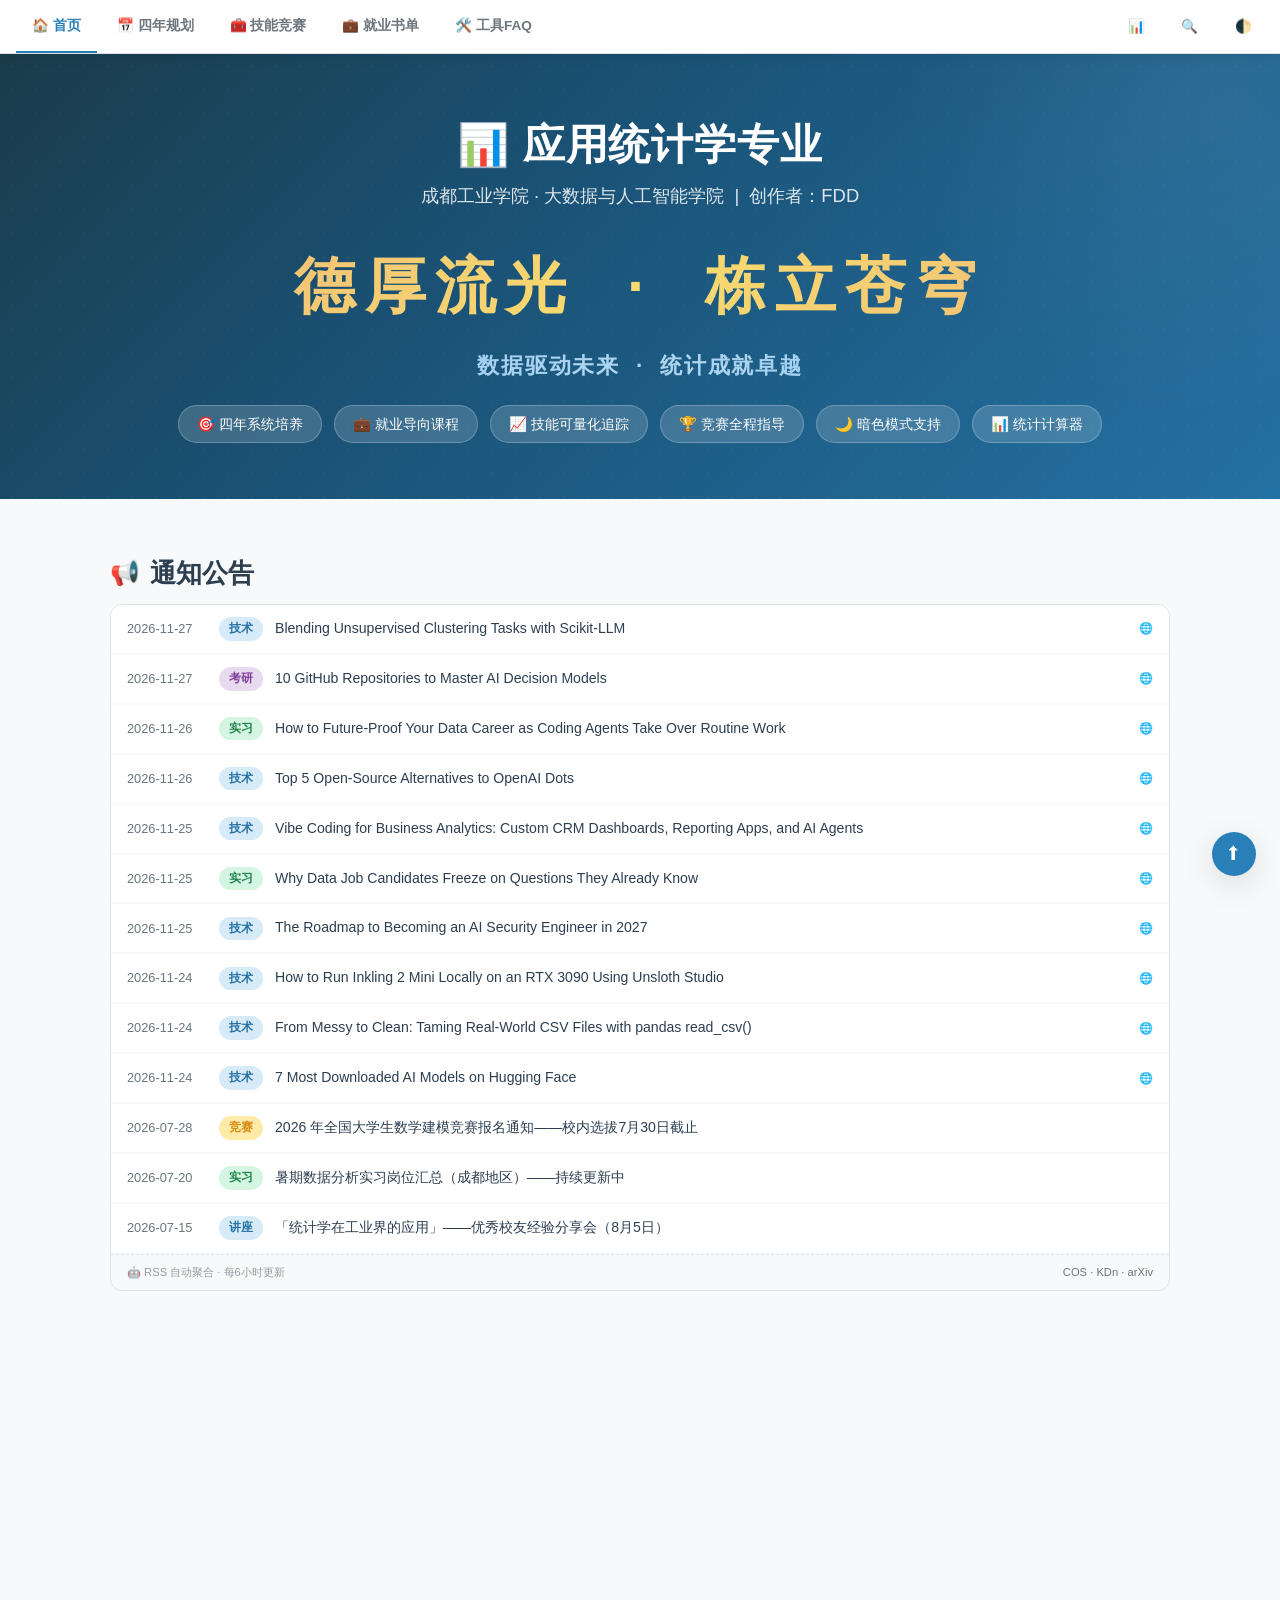
<file: index.html>
<!DOCTYPE html>
<html lang="zh-CN" data-theme="light">
<head>
<meta charset="UTF-8">
<meta name="viewport" content="width=device-width, initial-scale=1.0">
<title>应用统计学专业 | 成都工业学院 · 大数据与人工智能学院</title>
<meta name="description" content="成都工业学院应用统计学专业官网——四年培养方案、技能路线图、学科竞赛、就业方向、互动学习工具">
<meta property="og:title" content="应用统计学专业 | 成都工业学院 · 大数据与人工智能学院">
<meta property="og:description" content="成都工业学院应用统计学专业——数据驱动未来，统计成就卓越">
<meta property="og:type" content="website">
<meta http-equiv="Content-Security-Policy" content="default-src 'self'; style-src 'self' 'unsafe-inline'; script-src 'self' 'unsafe-inline'; img-src 'self' data:; connect-src 'self'; frame-ancestors 'none'; base-uri 'self'; form-action 'self'" >
<meta name="theme-color" content="#1a5276">
<link rel="manifest" href="manifest.json">
<link rel="icon" href="data:image/svg+xml,%3Csvg xmlns=%22http://www.w3.org/2000/svg%22 viewBox=%220 0 32 32%22%3E%3Ctext y=%2226%22 font-size=%2226%22%3E📊%3C/text%3E%3C/svg%3E">
<link rel="stylesheet" href="css/base.css">
<link rel="stylesheet" href="css/components.css">
<link rel="stylesheet" href="css/animations.css">
<script>(function(){var t=localStorage.getItem("cdtu-theme")||(window.matchMedia("(prefers-color-scheme: dark)").matches?"dark":"light");document.documentElement.setAttribute("data-theme",t);})()</script>
<script type="application/ld+json">
{
  "@context": "https://schema.org",
  "@type": "EducationalOrganization",
  "name": "成都工业学院 · 应用统计学专业",
  "description": "应用统计学专业四年培养方案、技能路线图、学科竞赛指导、就业方向与互动学习工具",
  "url": "https://fdd-data.github.io/cdtu-stat-plan/",
  "department": {
    "@type": "EducationalOrganization",
    "name": "大数据与人工智能学院",
    "parentOrganization": {
      "@type": "CollegeOrUniversity",
      "name": "成都工业学院"
    }
  },
  "teaches": "应用统计学",
  "inLanguage": "zh-CN"
}
</script>
</head>
<body data-page="home">
<a href="#main-content" class="skip-link">跳到主要内容</a>
<nav class="nav" id="app-nav"></nav>
<div id="app-reading-bar"></div>
<main id="main-content">
<div id="app-breadcrumb"></div>

<header class="hero">
  <h1>📊 应用统计学专业</h1>
  <p class="subtitle">成都工业学院 · 大数据与人工智能学院 &nbsp;|&nbsp; 创作者：FDD</p>
  <div class="motto">德厚流光 &nbsp;·&nbsp; 栋立苍穹</div>
  <div class="motto motto-sub">数据驱动未来 &nbsp;·&nbsp; 统计成就卓越</div>
  <div class="badge-row">
    <span class="badge">🎯 四年系统培养</span>
    <span class="badge">💼 就业导向课程</span>
    <span class="badge">📈 技能可量化追踪</span>
    <span class="badge">🏆 竞赛全程指导</span>
    <span class="badge">🌙 暗色模式支持</span>
    <span class="badge">📊 统计计算器</span>
  </div>
</header>

<div class="container">

<!-- 通知公告 -->
<section>
  <div class="section-title reveal" data-animate="fade-in-up"><span class="icon">📢</span> 通知公告</div>
  <div class="notice-list reveal" data-animate="fade-in-up" id="notice-list"
       data-feed="data/announcements.json" data-show-footer>
    <div class="notice-item">
      <span class="notice-date">2026-07-28</span>
      <span class="notice-tag tag-competition">竞赛</span>
      <a href="skills.html">2026 年全国大学生数学建模竞赛报名通知——校内选拔7月30日截止</a>
    </div>
    <div class="notice-item">
      <span class="notice-date">2026-07-20</span>
      <span class="notice-tag tag-internship">实习</span>
      <a href="career.html">暑期数据分析实习岗位汇总（成都地区）——持续更新中</a>
    </div>
    <div class="notice-item">
      <span class="notice-date">2026-07-15</span>
      <span class="notice-tag tag-lecture">讲座</span>
      <a href="plan.html">"统计学在工业界的应用"——优秀校友经验分享会（8月5日）</a>
    </div>
    <div class="notice-item">
      <span class="notice-date">2026-07-10</span>
      <span class="notice-tag tag-academic">考研</span>
      <a href="career.html">2022级考研暑期复习规划 & 目标院校数据参考已更新</a>
    </div>
  </div>
</section>

<!-- 专业简介 -->
<section>
  <div class="section-title reveal" data-animate="fade-in-up"><span class="icon">🏫</span> 专业简介</div>
  <div class="about-grid reveal" data-animate="fade-in-up">
    <div class="about-card">
      <h3>📋 培养目标</h3>
      <p>培养具备扎实统计学理论基础和数据分析实践能力，能在互联网、金融、咨询、政府等领域从事数据分析、统计建模、商业决策支持的高素质应用型人才。</p>
    </div>
    <div class="about-card">
      <h3>🎓 授予学位</h3>
      <p>理学学士学位 &nbsp;|&nbsp; 学制四年 &nbsp;|&nbsp; 授予对象：应用统计学专业本科毕业生</p>
    </div>
    <div class="about-card">
      <h3>📐 核心课程</h3>
      <p>概率论与数理统计、多元统计分析、回归分析、抽样调查、时间序列分析、Python 程序设计、SQL 数据库、机器学习</p>
    </div>
    <div class="about-card">
      <h3>💼 就业方向</h3>
      <p>数据分析师、商业分析师、金融风控分析、数据运营、市场研究、数据科学家——覆盖互联网/金融/咨询/政府多行业</p>
    </div>
  </div>
</section>

<!-- 核心目标 -->
<section>
  <div class="section-title reveal" data-animate="fade-in-up"><span class="icon">🎯</span> 四年培养核心目标</div>
  <p class="section-desc reveal" data-animate="fade-in-up">本科毕业即具备独立胜任数据分析/商业分析类岗位的能力，拥有完整项目作品集与实习经验。</p>
  <div class="goal-grid">
    <div class="goal-card reveal" data-animate="fade-in-up">
      <div class="num">01</div><h3>技术栈扎实</h3>
      <p>Python + SQL 精通，Tableau / Power BI 熟练，统计学理论功底过硬</p>
    </div>
    <div class="goal-card reveal" data-animate="fade-in-up" style="border-left-color:#27ae60;">
      <div class="num" style="color:#27ae60;">02</div><h3>项目作品集</h3>
      <p>毕业前积累 8+ 完整数据分析项目，发布在 GitHub 与个人博客</p>
    </div>
    <div class="goal-card reveal" data-animate="fade-in-up" style="border-left-color:#e67e22;">
      <div class="num" style="color:#e67e22;">03</div><h3>实习经历</h3>
      <p>大三寒假+暑期完成至少 2 段对口实习，大四冲击名企</p>
    </div>
    <div class="goal-card reveal" data-animate="fade-in-up" style="border-left-color:#8e44ad;">
      <div class="num" style="color:#8e44ad;">04</div><h3>证书加持</h3>
      <p>CDA 数据分析师 / 计算机二级 / CET-6 / 统计建模竞赛获奖</p>
    </div>
  </div>
</section>

<!-- 快速导航 -->
<section>
  <div class="section-title reveal" data-animate="fade-in-up"><span class="icon">🗺️</span> 快速导航</div>
  <p class="section-desc reveal" data-animate="fade-in-up">选择你感兴趣的模块开始探索</p>
  <div class="page-links">
    <a href="plan.html" class="page-link-card reveal" data-animate="fade-in-up" style="border-top-color:var(--year1)">
      <span class="pl-icon">📅</span><h3>四年分阶段规划</h3>
      <p>大一筑基 → 大二进阶 → 大三实战 → 大四冲刺</p>
    </a>
    <a href="skills.html" class="page-link-card reveal" data-animate="fade-in-up" style="border-top-color:var(--year2)">
      <span class="pl-icon">🧰</span><h3>技能与竞赛</h3>
      <p>技术栈路线图 · 学科竞赛指南 · 项目选题推荐</p>
    </a>
    <a href="career.html" class="page-link-card reveal" data-animate="fade-in-up" style="border-top-color:var(--year3)">
      <span class="pl-icon">💼</span><h3>就业与书单</h3>
      <p>就业方向薪资 · 分级推荐书单 · 学习资源精选</p>
    </a>
    <a href="tools.html" class="page-link-card reveal" data-animate="fade-in-up" style="border-top-color:var(--year4)">
      <span class="pl-icon">🛠️</span><h3>工具与FAQ</h3>
      <p>作息模板 · 学期节点 · GPA计算器 · 打卡追踪 · 常见问题</p>
    </a>
  </div>
</section>


<section>
  <div class="section-title reveal" data-animate="fade-in-up"><span class="icon">ℹ️</span> 关于本站</div>
  <div class="about-site reveal" data-animate="fade-in-up">
    <p>🏗️ <strong>纯静态架构</strong>：HTML + CSS + 原生 JavaScript，无框架，无构建工具，GitHub Pages 直接托管。</p>
    <p>📡 <strong>内容自动更新</strong>：GitHub Actions 每 6 小时从 KDnuggets、arXiv 等 RSS 源抓取最新统计/数据科学技术资讯。</p>
    <p>📱 <strong>PWA 离线可用</strong>：支持添加到手机主屏幕，Service Worker 缓存核心页面，断网也能浏览。</p>
    <p>🌓 <strong>暗色模式</strong>：自适应系统主题偏好，手动切换记忆到 localStorage。</p>
    <p>🛠️ <strong>互动工具</strong>：描述统计计算器 + GPA 计算器 + 习惯追踪器 + 技能打卡清单，全部数据本地存储。</p>
    <div class="about-cta">
      <a href="https://github.com/fdd-data/cdtu-stat-plan" target="_blank" rel="noopener" class="gh-btn">⭐ 在 GitHub 上查看源代码</a>
      <span class="about-license">MIT 协议开源 · 欢迎学习参考</span>
    </div>
  </div>
</section>

</div>
</main>

<div id="app-footer"></div>
<div id="app-back-top"></div>
<div id="app-search-overlay"></div>
<div id="app-stat-panel"></div>

<script defer src="js/utils.js"></script>
<script defer src="js/theme.js"></script>
<script defer src="js/navigation.js"></script>
<script defer src="js/components.js"></script>
<script defer src="js/animations.js"></script>
<script defer src="js/search-index.js"></script>
<script defer src="js/news.js"></script>
<script defer src="js/stat-calc.js"></script>
<script defer src="js/app.js"></script>
</body>
</html>
</file>
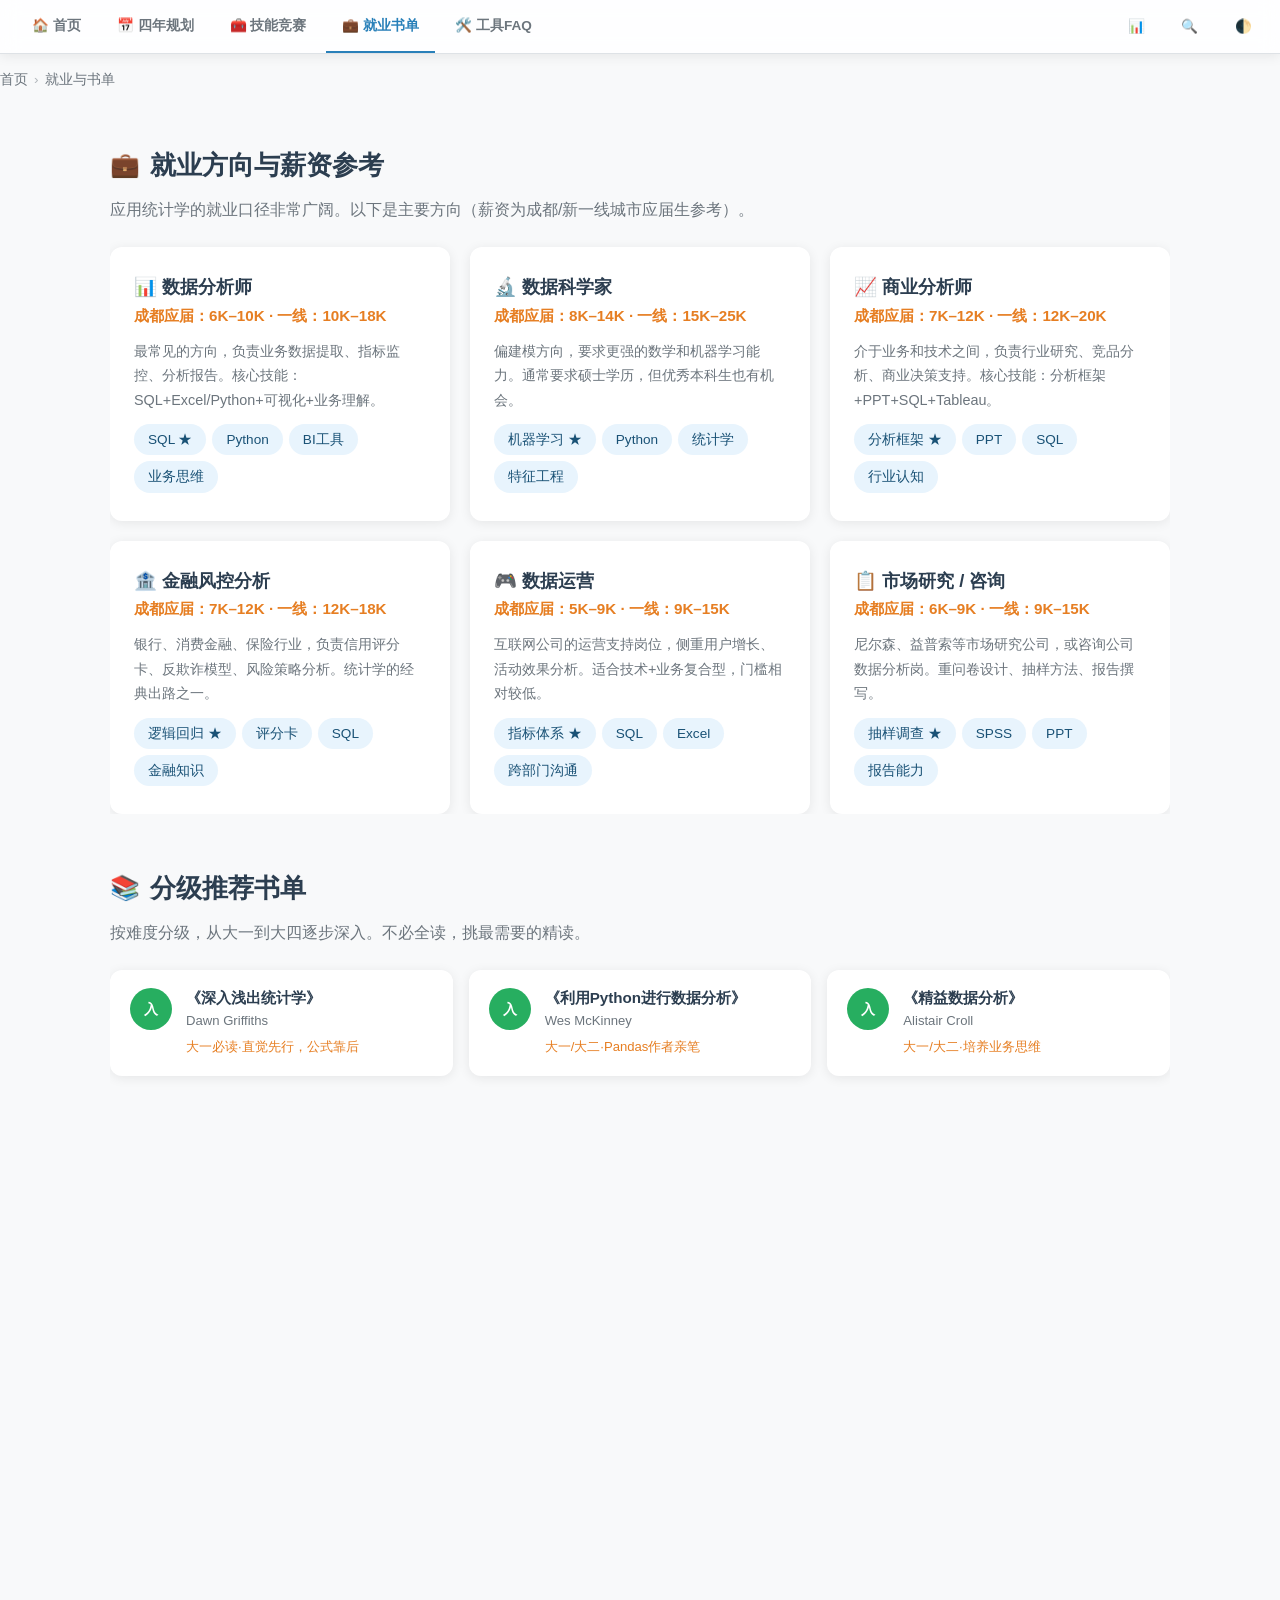
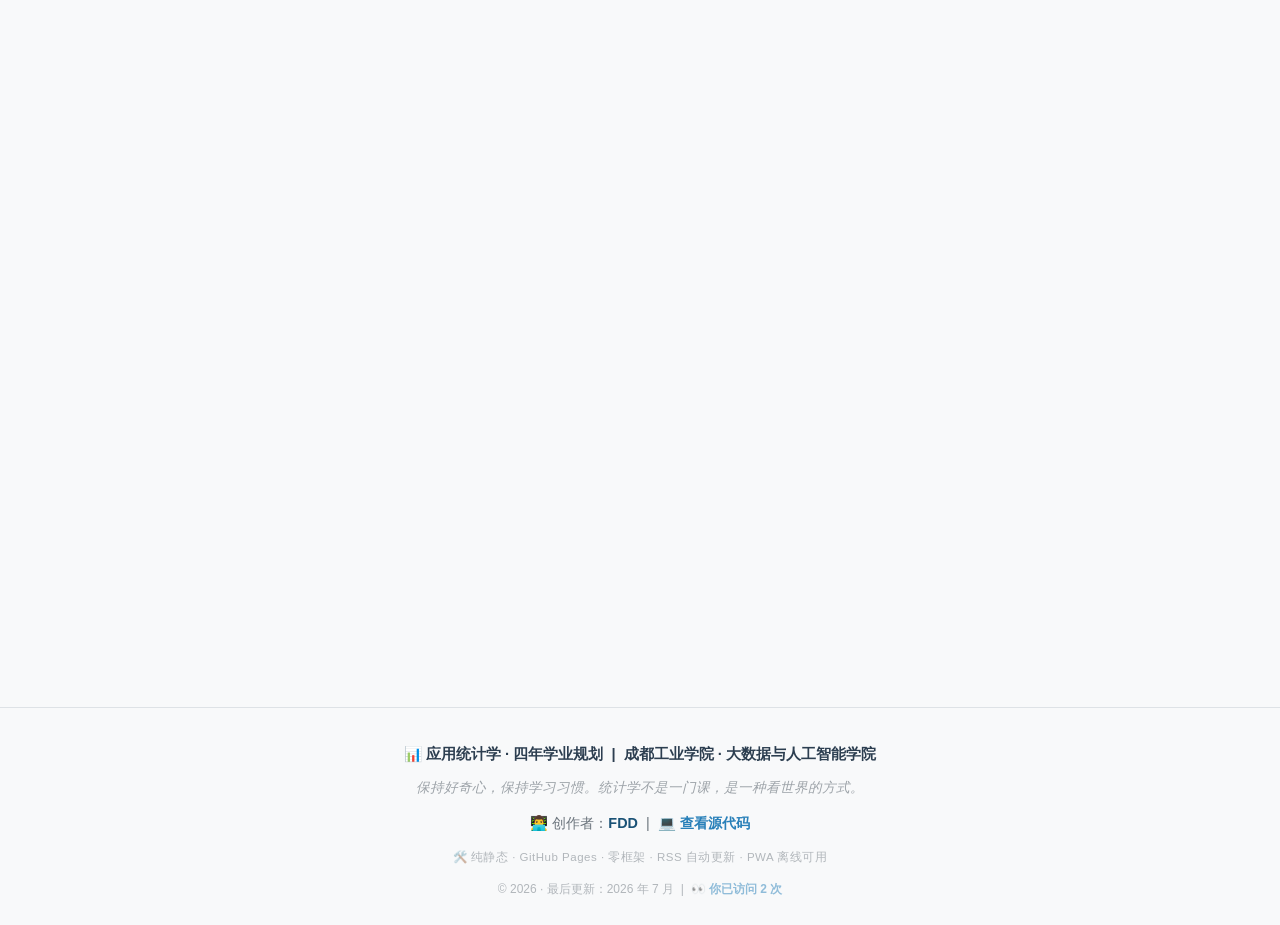
<file: career.html>
<!DOCTYPE html>
<html lang="zh-CN" data-theme="light">
<head>
<meta charset="UTF-8">
<meta name="viewport" content="width=device-width, initial-scale=1.0">
<title>就业与书单 | 成都工业学院 · 应用统计学四年规划</title>
<meta name="description" content="应用统计学就业方向、薪资参考、分级推荐书单、学习资源精选">
<meta property="og:title" content="就业与书单 | CDTU 应用统计学四年规划">
<meta property="og:description" content="就业方向薪资·分级书单·学习资源精选">
<meta property="og:type" content="website">
<meta http-equiv="Content-Security-Policy" content="default-src 'self'; style-src 'self' 'unsafe-inline'; script-src 'self' 'unsafe-inline'; img-src 'self' data:; connect-src 'self'; frame-ancestors 'none'; base-uri 'self'; form-action 'self'" >
<meta name="theme-color" content="#1a5276">
<link rel="manifest" href="manifest.json">
<link rel="icon" href="data:image/svg+xml,%3Csvg xmlns=%22http://www.w3.org/2000/svg%22 viewBox=%220 0 32 32%22%3E%3Ctext y=%2226%22 font-size=%2226%22%3E📊%3C/text%3E%3C/svg%3E">
<link rel="stylesheet" href="css/base.css">
<link rel="stylesheet" href="css/components.css">
<link rel="stylesheet" href="css/animations.css">
<script>(function(){var t=localStorage.getItem("cdtu-theme")||(window.matchMedia("(prefers-color-scheme: dark)").matches?"dark":"light");document.documentElement.setAttribute("data-theme",t);})()</script>
</head>
<body data-page="career">
<a href="#main-content" class="skip-link">跳到主要内容</a>
<nav class="nav" id="app-nav"></nav>
<div id="app-reading-bar"></div>
<main id="main-content">
<div id="app-breadcrumb"></div>
<div class="container">

<section>
  <div class="section-title reveal" data-animate="fade-in-down"><span class="icon">💼</span> 就业方向与薪资参考</div>
  <p class="section-desc reveal" data-animate="fade-in-down">应用统计学的就业口径非常广阔。以下是主要方向（薪资为成都/新一线城市应届生参考）。</p>
  <div class="career-grid">
    <div class="career-card reveal" data-animate="fade-in-up">
      <h3>📊 数据分析师</h3><div class="salary">成都应届：6K–10K · 一线：10K–18K</div>
      <p>最常见的方向，负责业务数据提取、指标监控、分析报告。核心技能：SQL+Excel/Python+可视化+业务理解。</p>
      <div class="tags"><span class="skill-tag">SQL ★</span><span class="skill-tag">Python</span><span class="skill-tag">BI工具</span><span class="skill-tag">业务思维</span></div>
    </div>
    <div class="career-card reveal" data-animate="fade-in-up">
      <h3>🔬 数据科学家</h3><div class="salary">成都应届：8K–14K · 一线：15K–25K</div>
      <p>偏建模方向，要求更强的数学和机器学习能力。通常要求硕士学历，但优秀本科生也有机会。</p>
      <div class="tags"><span class="skill-tag">机器学习 ★</span><span class="skill-tag">Python</span><span class="skill-tag">统计学</span><span class="skill-tag">特征工程</span></div>
    </div>
    <div class="career-card reveal" data-animate="fade-in-up">
      <h3>📈 商业分析师</h3><div class="salary">成都应届：7K–12K · 一线：12K–20K</div>
      <p>介于业务和技术之间，负责行业研究、竞品分析、商业决策支持。核心技能：分析框架+PPT+SQL+Tableau。</p>
      <div class="tags"><span class="skill-tag">分析框架 ★</span><span class="skill-tag">PPT</span><span class="skill-tag">SQL</span><span class="skill-tag">行业认知</span></div>
    </div>
    <div class="career-card reveal" data-animate="fade-in-up">
      <h3>🏦 金融风控分析</h3><div class="salary">成都应届：7K–12K · 一线：12K–18K</div>
      <p>银行、消费金融、保险行业，负责信用评分卡、反欺诈模型、风险策略分析。统计学的经典出路之一。</p>
      <div class="tags"><span class="skill-tag">逻辑回归 ★</span><span class="skill-tag">评分卡</span><span class="skill-tag">SQL</span><span class="skill-tag">金融知识</span></div>
    </div>
    <div class="career-card reveal" data-animate="fade-in-up">
      <h3>🎮 数据运营</h3><div class="salary">成都应届：5K–9K · 一线：9K–15K</div>
      <p>互联网公司的运营支持岗位，侧重用户增长、活动效果分析。适合技术+业务复合型，门槛相对较低。</p>
      <div class="tags"><span class="skill-tag">指标体系 ★</span><span class="skill-tag">SQL</span><span class="skill-tag">Excel</span><span class="skill-tag">跨部门沟通</span></div>
    </div>
    <div class="career-card reveal" data-animate="fade-in-up">
      <h3>📋 市场研究 / 咨询</h3><div class="salary">成都应届：6K–9K · 一线：9K–15K</div>
      <p>尼尔森、益普索等市场研究公司，或咨询公司数据分析岗。重问卷设计、抽样方法、报告撰写。</p>
      <div class="tags"><span class="skill-tag">抽样调查 ★</span><span class="skill-tag">SPSS</span><span class="skill-tag">PPT</span><span class="skill-tag">报告能力</span></div>
    </div>
  </div>
</section>

<section>
  <div class="section-title reveal" data-animate="fade-in-up"><span class="icon">📚</span> 分级推荐书单</div>
  <p class="section-desc reveal" data-animate="fade-in-up">按难度分级，从大一到大四逐步深入。不必全读，挑最需要的精读。</p>
  <div class="book-grid">
    <div class="book-card reveal" data-animate="fade-in-up"><div class="book-level l1">入</div><div><h4>《深入浅出统计学》</h4><div class="book-author">Dawn Griffiths</div><div class="book-note">大一必读·直觉先行，公式靠后</div></div></div>
    <div class="book-card reveal" data-animate="fade-in-up"><div class="book-level l1">入</div><div><h4>《利用Python进行数据分析》</h4><div class="book-author">Wes McKinney</div><div class="book-note">大一/大二·Pandas作者亲笔</div></div></div>
    <div class="book-card reveal" data-animate="fade-in-up"><div class="book-level l1">入</div><div><h4>《精益数据分析》</h4><div class="book-author">Alistair Croll</div><div class="book-note">大一/大二·培养业务思维</div></div></div>
    <div class="book-card reveal" data-animate="fade-in-up"><div class="book-level l2">进</div><div><h4>《统计学》（第七版）</h4><div class="book-author">贾俊平</div><div class="book-note">大二·国内教材经典，配合课堂</div></div></div>
    <div class="book-card reveal" data-animate="fade-in-up"><div class="book-level l2">进</div><div><h4>《SQL必知必会》</h4><div class="book-author">Ben Forta</div><div class="book-note">大二·SQL入门最快的一本书</div></div></div>
    <div class="book-card reveal" data-animate="fade-in-up"><div class="book-level l2">进</div><div><h4>《用数据讲故事》</h4><div class="book-author">Cole Nussbaumer</div><div class="book-note">大二/大三·数据可视化与沟通</div></div></div>
    <div class="book-card reveal" data-animate="fade-in-up"><div class="book-level l3">高</div><div><h4>《统计学习导论》（ISLR）</h4><div class="book-author">James, Witten等</div><div class="book-note">大三·统计学习圣经，免费PDF</div></div></div>
    <div class="book-card reveal" data-animate="fade-in-up"><div class="book-level l3">高</div><div><h4>《机器学习实战》</h4><div class="book-author">Peter Harrington</div><div class="book-note">大三·理论+代码，动手为王</div></div></div>
    <div class="book-card reveal" data-animate="fade-in-up"><div class="book-level l3">高</div><div><h4>《金字塔原理》</h4><div class="book-author">Barbara Minto</div><div class="book-note">大四·结构化思维与报告写作</div></div></div>
  </div>
</section>

<section>
  <div class="section-title reveal" data-animate="fade-in-up"><span class="icon">📖</span> 推荐学习资源</div>
  <p class="section-desc reveal" data-animate="fade-in-up">精选免费+高性价比资源，按学习阶段排列。</p>
  <div class="res-grid">
    <div class="res-card reveal" data-animate="fade-in-up"><h4>可汗学院·统计学</h4><div class="r-src">khanacademy.org·免费</div><p>全世界最好的统计学入门课程，覆盖描述统计到推断统计全部核心概念。</p></div>
    <div class="res-card reveal" data-animate="fade-in-up"><h4>SQLZoo / SQLBolt</h4><div class="r-src">sqlzoo.net·免费</div><p>互动式SQL学习平台，从SELECT到窗口函数，每个分析师都刷过。</p></div>
    <div class="res-card reveal" data-animate="fade-in-up"><h4>Kaggle Learn</h4><div class="r-src">kaggle.com/learn·免费</div><p>从Python到ML到深度学习，系列微课程+在线Jupyter环境，上手最快。</p></div>
    <div class="res-card reveal" data-animate="fade-in-up"><h4>DataLemur/牛客网SQL</h4><div class="r-src">datalemur.com·免费</div><p>大厂真题SQL题库，面试前必刷。包含Facebook/Google等真实面试题。</p></div>
    <div class="res-card reveal" data-animate="fade-in-up"><h4>ISLR（统计学习导论）</h4><div class="r-src">statlearning.com·免费PDF</div><p>Stanford出品，统计学习经典教材，理论和代码并重。</p></div>
    <div class="res-card reveal" data-animate="fade-in-up"><h4>Tableau Public</h4><div class="r-src">public.tableau.com·免费</div><p>免费版Tableau+官方互动教程，发布仪表板可直接嵌入作品集。</p></div>
    <div class="res-card reveal" data-animate="fade-in-up"><h4>Coursera: Google Data Analytics</h4><div class="r-src">Coursera·可申请助学金</div><p>Google出品的数据分析证书课程，涵盖全流程，适合系统性查漏补缺。</p></div>
    <div class="res-card reveal" data-animate="fade-in-up"><h4>3Blue1Brown 数学视频</h4><div class="r-src">YouTube/Bilibili·免费</div><p>用动画讲解线性代数、微积分、概率论的核心直觉，数学不再是天书。</p></div>
    <div class="res-card reveal" data-animate="fade-in-up"><h4>中国大学 MOOC</h4><div class="r-src">icourse163.org·免费</div><p>国内名校统计学/数学建模课程，可作为课堂之外的补充学习。</p></div>
    <div class="res-card reveal" data-animate="fade-in-up"><h4>StatQuest 统计学教程</h4><div class="r-src">YouTube/Bilibili·免费</div><p>用最简单的方式讲解统计学和机器学习核心概念，零基础也能看懂。</p></div>
  </div>
</section>

</div>

<section>
  <div class="section-title reveal" data-animate="fade-in-up"><span class="icon">📡</span> 最新学习资源</div>
  <p class="section-desc reveal" data-animate="fade-in-up">以下内容由 RSS 自动聚合，每6小时更新一次，涵盖课程、书单、竞赛等资源。</p>
  <div class="notice-list reveal" data-animate="fade-in-up" id="learning-list"
       data-feed="data/learning.json"></div>
</section>

</main>

<div id="app-footer"></div>
<div id="app-back-top"></div>
<div id="app-search-overlay"></div>
<div id="app-stat-panel"></div>

<script defer src="js/utils.js"></script>
<script defer src="js/theme.js"></script>
<script defer src="js/navigation.js"></script>
<script defer src="js/components.js"></script>
<script defer src="js/animations.js"></script>
<script defer src="js/search-index.js"></script>
<script defer src="js/news.js"></script>
<script defer src="js/stat-calc.js"></script>
<script defer src="js/app.js"></script>
</body>
</html>
</file>
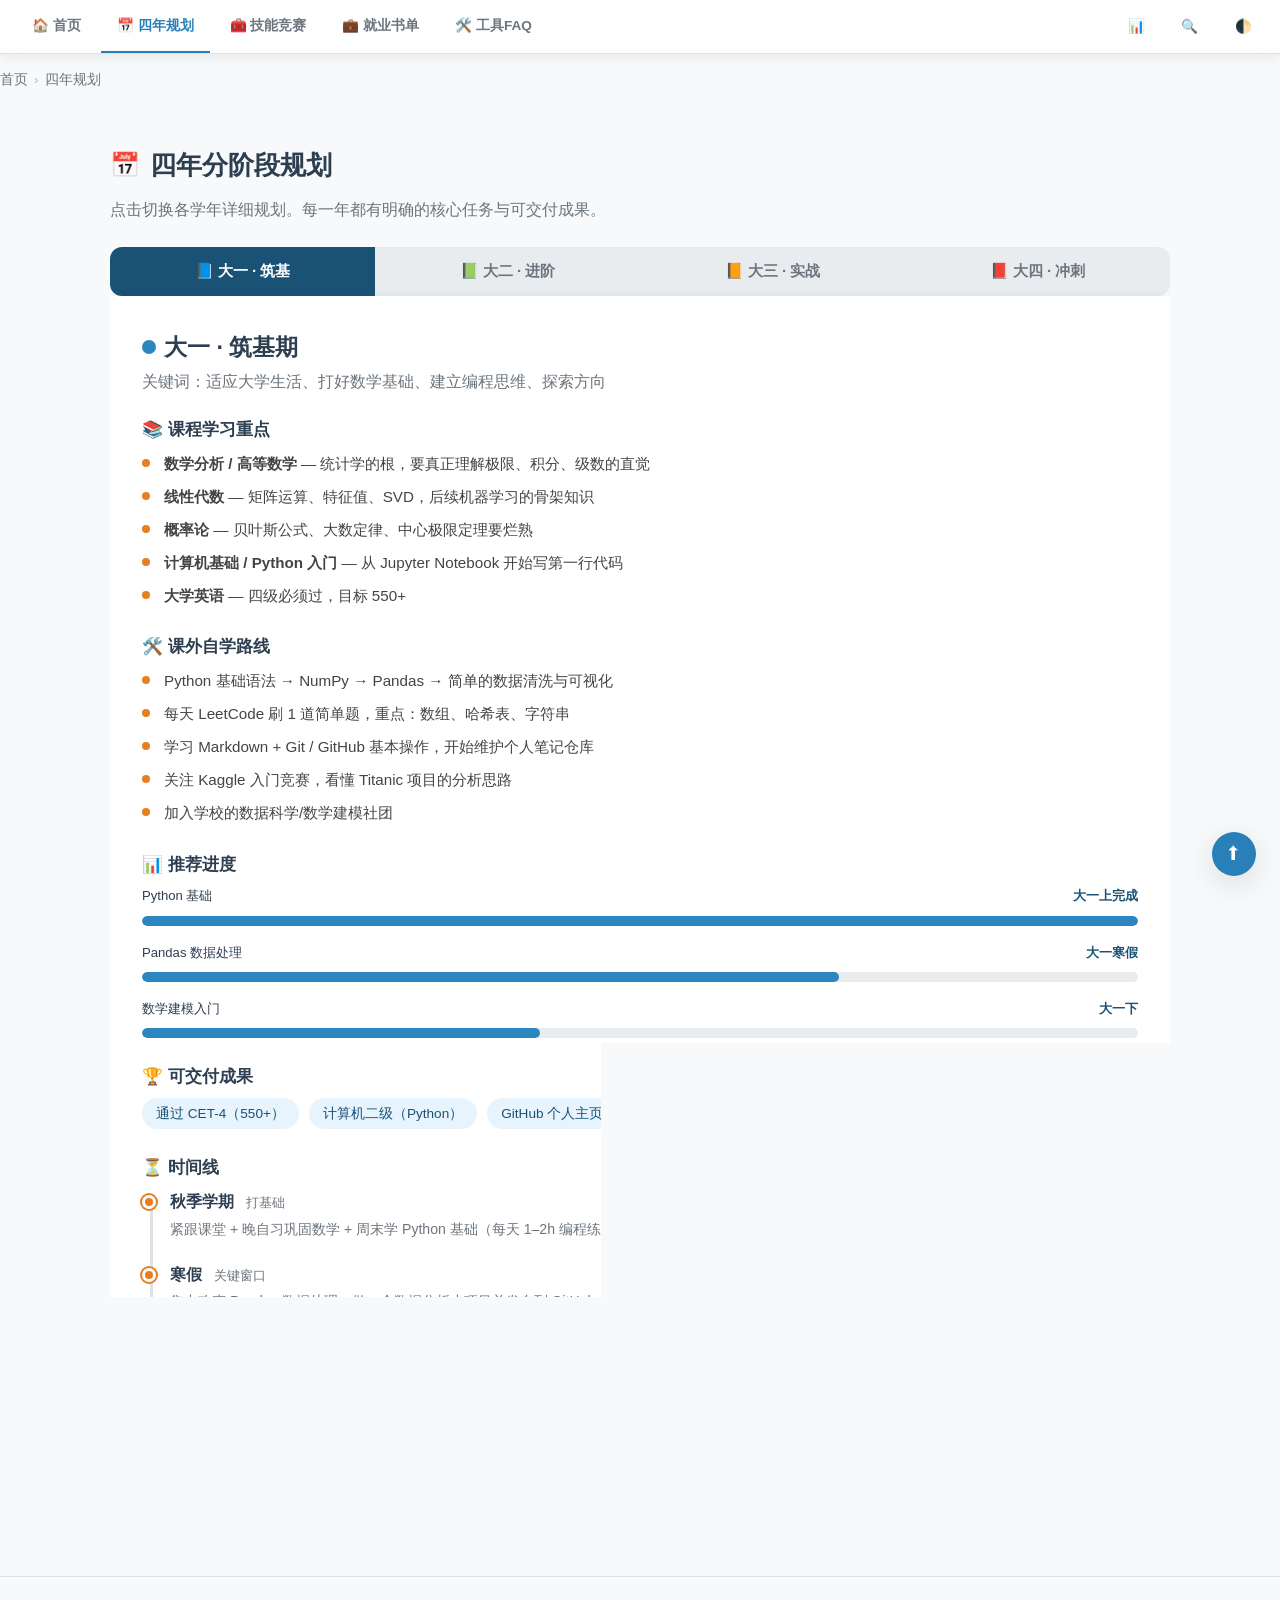
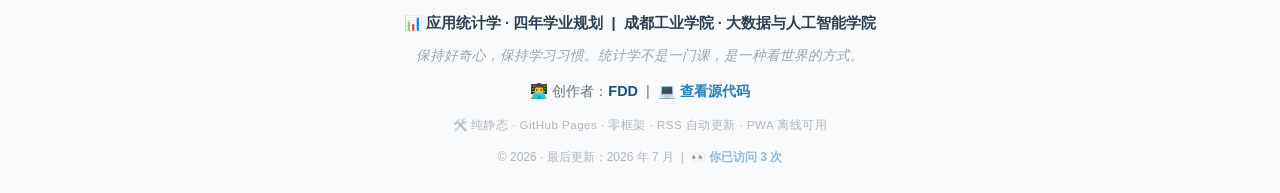
<file: plan.html>
<!DOCTYPE html>
<html lang="zh-CN" data-theme="light">
<head>
<meta charset="UTF-8">
<meta name="viewport" content="width=device-width, initial-scale=1.0">
<title>四年规划 | 成都工业学院 · 应用统计学四年规划</title>
<meta name="description" content="大一至大四每学年的详细学习规划、课程重点、课外自学路线和可交付成果">
<meta property="og:title" content="四年规划 | CDTU 应用统计学四年规划">
<meta property="og:description" content="大一筑基·大二进阶·大三实战·大四冲刺">
<meta property="og:type" content="website">
<meta http-equiv="Content-Security-Policy" content="default-src 'self'; style-src 'self' 'unsafe-inline'; script-src 'self' 'unsafe-inline'; img-src 'self' data:; connect-src 'self'; frame-ancestors 'none'; base-uri 'self'; form-action 'self'" >
<meta name="theme-color" content="#1a5276">
<link rel="manifest" href="manifest.json">
<link rel="icon" href="data:image/svg+xml,%3Csvg xmlns=%22http://www.w3.org/2000/svg%22 viewBox=%220 0 32 32%22%3E%3Ctext y=%2226%22 font-size=%2226%22%3E📊%3C/text%3E%3C/svg%3E">
<link rel="stylesheet" href="css/base.css">
<link rel="stylesheet" href="css/components.css">
<link rel="stylesheet" href="css/animations.css">
<script>(function(){var t=localStorage.getItem("cdtu-theme")||(window.matchMedia("(prefers-color-scheme: dark)").matches?"dark":"light");document.documentElement.setAttribute("data-theme",t);})()</script>
</head>
<body data-page="plan">
<a href="#main-content" class="skip-link">跳到主要内容</a>
<nav class="nav" id="app-nav"></nav>
<div id="app-reading-bar"></div>
<main id="main-content">
<div id="app-breadcrumb"></div>

<div class="container">
<section>
  <div class="section-title reveal" data-animate="fade-in-down"><span class="icon">📅</span> 四年分阶段规划</div>
  <p class="section-desc reveal" data-animate="fade-in-down">点击切换各学年详细规划。每一年都有明确的核心任务与可交付成果。</p>

  <div class="tabs" role="tablist">
    <button class="tab-btn active" role="tab" aria-selected="true">📘 大一 · 筑基</button>
    <button class="tab-btn" role="tab" aria-selected="false">📗 大二 · 进阶</button>
    <button class="tab-btn" role="tab" aria-selected="false">📙 大三 · 实战</button>
    <button class="tab-btn" role="tab" aria-selected="false">📕 大四 · 冲刺</button>
  </div>

  <!-- 大一 -->
  <div class="tab-panel active" role="tabpanel">
    <div class="year-card reveal" data-animate="fade-in">
      <h2><span class="year-dot" style="background:var(--year1)"></span>大一 · 筑基期</h2>
      <p class="year-tagline">关键词：适应大学生活、打好数学基础、建立编程思维、探索方向</p>
      <div class="block"><h4>📚 课程学习重点</h4><ul>
        <li><strong>数学分析 / 高等数学</strong> — 统计学的根，要真正理解极限、积分、级数的直觉</li>
        <li><strong>线性代数</strong> — 矩阵运算、特征值、SVD，后续机器学习的骨架知识</li>
        <li><strong>概率论</strong> — 贝叶斯公式、大数定律、中心极限定理要烂熟</li>
        <li><strong>计算机基础 / Python 入门</strong> — 从 Jupyter Notebook 开始写第一行代码</li>
        <li><strong>大学英语</strong> — 四级必须过，目标 550+</li>
      </ul></div>
      <div class="block"><h4>🛠️ 课外自学路线</h4><ul>
        <li>Python 基础语法 → NumPy → Pandas → 简单的数据清洗与可视化</li>
        <li>每天 LeetCode 刷 1 道简单题，重点：数组、哈希表、字符串</li>
        <li>学习 Markdown + Git / GitHub 基本操作，开始维护个人笔记仓库</li>
        <li>关注 Kaggle 入门竞赛，看懂 Titanic 项目的分析思路</li>
        <li>加入学校的数据科学/数学建模社团</li>
      </ul></div>
      <div class="block"><h4>📊 推荐进度</h4>
        <div class="prog-label"><span>Python 基础</span><strong>大一上完成</strong></div><div class="progress-wrap"><div class="progress-fill" style="width:100%;background:var(--year1)"></div></div>
        <div class="prog-label"><span>Pandas 数据处理</span><strong>大一寒假</strong></div><div class="progress-wrap"><div class="progress-fill" style="width:70%;background:var(--year1)"></div></div>
        <div class="prog-label"><span>数学建模入门</span><strong>大一下</strong></div><div class="progress-wrap"><div class="progress-fill" style="width:40%;background:var(--year1)"></div></div>
      </div>
      <div class="block"><h4>🏆 可交付成果</h4><div class="skill-row">
        <span class="skill-tag">通过 CET-4（550+）</span><span class="skill-tag">计算机二级（Python）</span><span class="skill-tag">GitHub 个人主页建立</span><span class="skill-tag">完成 1 个数据分析小项目</span><span class="skill-tag">高数/线代/概率论 GPA ≥ 3.3</span>
      </div></div>
      <div class="block"><h4>⏳ 时间线</h4><div class="timeline">
        <div class="tl-item"><div class="tl-title">秋季学期 <span class="tl-sub">打基础</span></div><div class="tl-desc">紧跟课堂 + 晚自习巩固数学 + 周末学 Python 基础（每天 1–2h 编程练习）</div></div>
        <div class="tl-item"><div class="tl-title">寒假 <span class="tl-sub">关键窗口</span></div><div class="tl-desc">集中攻克 Pandas 数据处理，做一个数据分析小项目并发布到 GitHub</div></div>
        <div class="tl-item"><div class="tl-title">春季学期 <span class="tl-sub">开始实战</span></div><div class="tl-desc">参加数学建模校赛 / 五一建模联赛练手，报计算机二级，刷英语六级词汇</div></div>
        <div class="tl-item"><div class="tl-title">暑假 <span class="tl-sub">拓展视野</span></div><div class="tl-desc">学习 Tableau 入门 + 完成 1 个可视化项目；读 1 本数据分析书</div></div>
      </div></div>
    </div>
  </div>

  <!-- 大二 -->
  <div class="tab-panel" role="tabpanel">
    <div class="year-card reveal" data-animate="fade-in">
      <h2><span class="year-dot" style="background:var(--year2)"></span>大二 · 进阶期</h2>
      <p class="year-tagline">关键词：数理统计深化、SQL 掌握、竞赛起步、工具链成型</p>
      <div class="block"><h4>📚 课程学习重点</h4><ul>
        <li><strong>数理统计</strong> — 参数估计、假设检验、方差分析、回归分析（面试高频考点）</li>
        <li><strong>数据库原理</strong> — 关系模型、范式、ER 图，结合 SQL 实操</li>
        <li><strong>多元统计分析</strong> — PCA、因子分析、聚类分析、判别分析</li>
        <li><strong>Python 数据分析进阶</strong> — Scikit-learn 入门、特征工程基础</li>
        <li><strong>大学英语六级</strong> — 争取一次通过，目标 500+</li>
      </ul></div>
      <div class="block"><h4>🛠️ 课外自学路线</h4><ul>
        <li>SQL 从入门到熟练：LeetCode SQL 题库 + HackerRank + 牛客网 SQL 实战（每天 3 道）</li>
        <li>Pandas 进阶：groupby、merge、pivot、apply 链式操作、窗口函数</li>
        <li>系统学习 Tableau / Power BI，做出 3+ 个数据分析仪表板</li>
        <li>完成 Kaggle 上 2 个竞赛（Titanic + House Prices），尝试进入前 30%</li>
        <li>学习完整的分析报告写法：描述统计→推断统计→可视化→结论建议</li>
      </ul></div>
      <div class="block"><h4>📊 推荐进度</h4>
        <div class="prog-label"><span>SQL 熟练</span><strong>大二上完成</strong></div><div class="progress-wrap"><div class="progress-fill" style="width:100%;background:var(--year2)"></div></div>
        <div class="prog-label"><span>数理统计掌握</span><strong>全年</strong></div><div class="progress-wrap"><div class="progress-fill" style="width:80%;background:var(--year2)"></div></div>
        <div class="prog-label"><span>Tableau/Power BI</span><strong>大二下</strong></div><div class="progress-wrap"><div class="progress-fill" style="width:60%;background:var(--year2)"></div></div>
      </div>
      <div class="block"><h4>🏆 可交付成果</h4><div class="skill-row">
        <span class="skill-tag">通过 CET-6（500+）</span><span class="skill-tag">SQL 达到面试水平</span><span class="skill-tag">Kaggle 前30%×2</span><span class="skill-tag">Tableau仪表板×3</span><span class="skill-tag">数理统计 GPA ≥ 3.5</span><span class="skill-tag">数学建模省级奖项</span>
      </div></div>
      <div class="block"><h4>⏳ 时间线</h4><div class="timeline">
        <div class="tl-item"><div class="tl-title">秋季学期（9–12月）<span class="tl-sub">竞赛+SQL</span></div><div class="tl-desc">课堂重点攻克数理统计；参加全国大学生数学建模竞赛（9月）；系统学 SQL</div></div>
        <div class="tl-item"><div class="tl-title">寒假（1–2月）<span class="tl-sub">Kaggle集训</span></div><div class="tl-desc">完整做 2 个 Kaggle 比赛，学会特征工程+模型调参基本流程，输出分析笔记</div></div>
        <div class="tl-item"><div class="tl-title">春季学期（3–6月）<span class="tl-sub">可视化+竞赛</span></div><div class="tl-desc">系统学 Tableau/Power BI；参加正大杯市场调查大赛或挑战杯</div></div>
        <div class="tl-item"><div class="tl-title">暑假（7–8月）<span class="tl-sub">独立项目</span></div><div class="tl-desc">做完整独立数据分析项目（如成都二手房价格分析），发表到知乎/博客</div></div>
      </div></div>
    </div>
  </div>

  <!-- 大三 -->
  <div class="tab-panel" role="tabpanel">
    <div class="year-card reveal" data-animate="fade-in">
      <h2><span class="year-dot" style="background:var(--year3)"></span>大三 · 实战期</h2>
      <p class="year-tagline">关键词：机器学习入门、实习经历、项目作品集建设、确定方向</p>
      <div class="block"><h4>📚 课程学习重点</h4><ul>
        <li><strong>机器学习 / 数据挖掘</strong> — 回归、决策树、随机森林、XGBoost、神经网络入门</li>
        <li><strong>时间序列分析</strong> — ARIMA、季节性分解、金融/零售预测场景</li>
        <li><strong>抽样调查</strong> — 问卷设计、分层抽样、误差估计</li>
        <li><strong>大数据技术基础</strong> — Hadoop/Spark 概念入门，了解分布式计算基本思路</li>
      </ul></div>
      <div class="block"><h4>🛠️ 课外自学路线</h4><ul>
        <li>Scikit-learn 完整学习 + XGBoost / LightGBM 实战</li>
        <li>机器学习项目全流程：数据清洗→EDA→特征工程→建模→评估→报告</li>
        <li>学习 A/B 测试原理与业务指标体系（DAU/MAU/留存/转化/ARPU/LTV）</li>
        <li>建设个人博客（GitHub Pages / 知乎），发布分析文章 5+ 篇</li>
        <li>学习 Docker 基础 + Linux 命令行基础操作</li>
      </ul></div>
      <div class="block"><h4>💼 实习准备</h4><ul>
        <li><strong>大三上（9–12月）</strong>：打磨简历 + 整理项目作品集；开始投递寒假实习</li>
        <li><strong>大三寒假（1–2月）</strong>：争取第 1 段实习（数据分析助理 / BI 实习生）</li>
        <li><strong>大三下（3–6月）</strong>：继续投递暑期实习，同时准备 CDA 数据分析师认证</li>
        <li><strong>大三暑假（7–8月）</strong>：重点暑期实习！争取大厂或中厂的正式暑期实习岗位</li>
        <li>目标企业类型：互联网（运营/产品数据分析）、金融（风控/征信）、零售（供应链/用户分析）、咨询公司</li>
        <li><strong>简历投递量目标：寒假 50+ 份，暑期 80+ 份</strong></li>
      </ul></div>
      <div class="block"><h4>📊 推荐进度</h4>
        <div class="prog-label"><span>机器学习（Scikit-learn）</span><strong>大三上</strong></div><div class="progress-wrap"><div class="progress-fill" style="width:100%;background:var(--year3)"></div></div>
        <div class="prog-label"><span>A/B测试&指标体系</span><strong>大三下</strong></div><div class="progress-wrap"><div class="progress-fill" style="width:70%;background:var(--year3)"></div></div>
        <div class="prog-label"><span>实习经历</span><strong>2段</strong></div><div class="progress-wrap"><div class="progress-fill" style="width:50%;background:var(--year3)"></div></div>
      </div>
      <div class="block"><h4>🏆 可交付成果</h4><div class="skill-row">
        <span class="skill-tag">至少2段对口实习</span><span class="skill-tag">GitHub项目 ≥ 6</span><span class="skill-tag">CDA 证书</span><span class="skill-tag">博客文章 ≥ 5篇</span><span class="skill-tag">LeetCode 200+</span><span class="skill-tag">熟悉A/B测试</span>
      </div></div>
    </div>
  </div>

  <!-- 大四 -->
  <div class="tab-panel" role="tabpanel">
    <div class="year-card reveal" data-animate="fade-in">
      <h2><span class="year-dot" style="background:var(--year4)"></span>大四 · 冲刺期</h2>
      <p class="year-tagline">关键词：秋招全力以赴、毕业论文、深度项目、软技能补齐</p>
      <div class="block"><h4>🎓 大四上学期 · 秋招黄金期（9–11月）</h4><ul>
        <li>8 月前完成简历终版（中英文两版）+ 作品集网站上线</li>
        <li>梳理常见数据分析面试题：统计学基础 + SQL 手写 + Python 编程 + 业务分析 Case</li>
        <li>每周投递 15–20 家，海投 + 内推双线并行；牛客网/脉脉找内推人</li>
        <li>每次面试后立即复盘，建立个人面试题库文档</li>
        <li>目标岗位：数据分析师 / BI 工程师 / 商业分析师 / 数据运营</li>
      </ul></div>
      <div class="block"><h4>📝 大四下学期 · 收尾与提升（2–6月）</h4><ul>
        <li>高质量完成毕业论文（选题建议：基于实际业务数据的建模分析）</li>
        <li>春招补录窗口（3–4月），如果秋招不理想再做冲刺</li>
        <li>学习业务思维：精读《金字塔原理》《用数据讲故事》</li>
        <li>了解 AIGC + 数据分析的结合方向（LLM 辅助分析、Prompt Engineering）</li>
        <li>准备职前技能：职场沟通、邮件写作、PPT 汇报</li>
      </ul></div>
      <div class="block"><h4>🏆 毕业前最终目标</h4><div class="skill-row">
        <span class="skill-tag">手握至少 1 个 Offer</span><span class="skill-tag">毕业论文优秀</span><span class="skill-tag">GitHub项目 ≥ 8</span><span class="skill-tag">LeetCode 250+</span><span class="skill-tag">完整作品集网站</span><span class="skill-tag">2 段实习经历</span>
      </div></div>
    </div>
  </div>
</section>
</div>

</main>

<div id="app-footer"></div>
<div id="app-back-top"></div>
<div id="app-search-overlay"></div>
<div id="app-stat-panel"></div>

<script defer src="js/utils.js"></script>
<script defer src="js/theme.js"></script>
<script defer src="js/navigation.js"></script>
<script defer src="js/components.js"></script>
<script defer src="js/animations.js"></script>
<script defer src="js/tabs.js"></script>
<script defer src="js/search-index.js"></script>
<script defer src="js/stat-calc.js" defer></script>
<script defer src="js/app.js"></script>
</body>
</html>
</file>
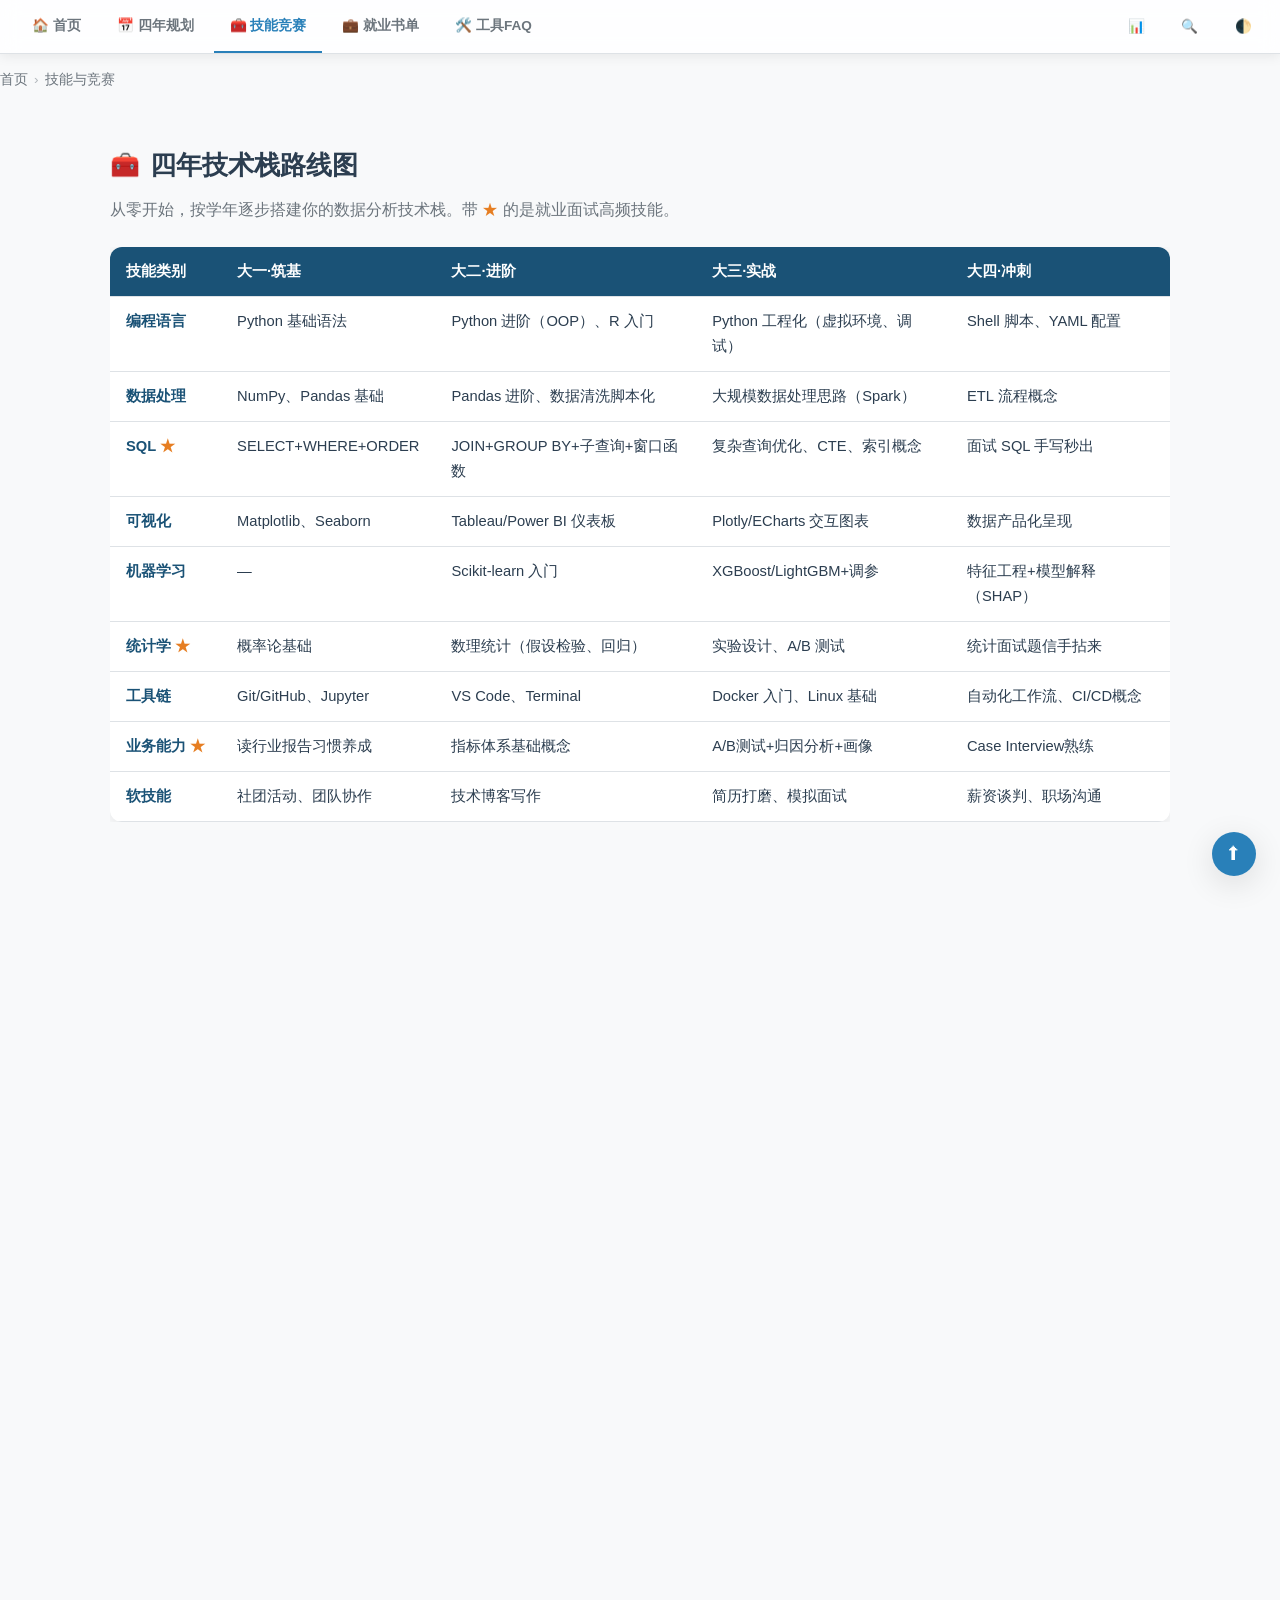
<file: skills.html>
<!DOCTYPE html>
<html lang="zh-CN" data-theme="light">
<head>
<meta charset="UTF-8">
<meta name="viewport" content="width=device-width, initial-scale=1.0">
<title>技能与竞赛 | 成都工业学院 · 应用统计学四年规划</title>
<meta name="description" content="应用统计学技术栈路线图、学科竞赛全攻略、数据分析项目选题推荐">
<meta property="og:title" content="技能与竞赛 | CDTU 应用统计学四年规划">
<meta property="og:description" content="技术栈路线图 · 学科竞赛指南 · 项目选题推荐">
<meta property="og:type" content="website">
<meta http-equiv="Content-Security-Policy" content="default-src 'self'; style-src 'self' 'unsafe-inline'; script-src 'self' 'unsafe-inline'; img-src 'self' data:; connect-src 'self'; frame-ancestors 'none'; base-uri 'self'; form-action 'self'" >
<meta name="theme-color" content="#1a5276">
<link rel="manifest" href="manifest.json">
<link rel="icon" href="data:image/svg+xml,%3Csvg xmlns=%22http://www.w3.org/2000/svg%22 viewBox=%220 0 32 32%22%3E%3Ctext y=%2226%22 font-size=%2226%22%3E📊%3C/text%3E%3C/svg%3E">
<link rel="stylesheet" href="css/base.css">
<link rel="stylesheet" href="css/components.css">
<link rel="stylesheet" href="css/animations.css">
<script>(function(){var t=localStorage.getItem("cdtu-theme")||(window.matchMedia("(prefers-color-scheme: dark)").matches?"dark":"light");document.documentElement.setAttribute("data-theme",t);})()</script>
</head>
<body data-page="skills">
<a href="#main-content" class="skip-link">跳到主要内容</a>
<nav class="nav" id="app-nav"></nav>
<div id="app-reading-bar"></div>
<main id="main-content">
<div id="app-breadcrumb"></div>
<div class="container">

<section>
  <div class="section-title reveal" data-animate="fade-in-down"><span class="icon">🧰</span> 四年技术栈路线图</div>
  <p class="section-desc reveal" data-animate="fade-in-down">从零开始，按学年逐步搭建你的数据分析技术栈。带 <span style="color:#e67e22;">★</span> 的是就业面试高频技能。</p>
  <div style="overflow-x: auto;">
  <table class="tech-table reveal" data-animate="fade-in-up">
    <thead><tr><th>技能类别</th><th>大一·筑基</th><th>大二·进阶</th><th>大三·实战</th><th>大四·冲刺</th></tr></thead>
    <tbody>
      <tr><td class="cat">编程语言</td><td>Python 基础语法</td><td>Python 进阶（OOP）、R 入门</td><td>Python 工程化（虚拟环境、调试）</td><td>Shell 脚本、YAML 配置</td></tr>
      <tr><td class="cat">数据处理</td><td>NumPy、Pandas 基础</td><td>Pandas 进阶、数据清洗脚本化</td><td>大规模数据处理思路（Spark）</td><td>ETL 流程概念</td></tr>
      <tr><td class="cat">SQL <span style="color:#e67e22;">★</span></td><td>SELECT+WHERE+ORDER</td><td>JOIN+GROUP BY+子查询+窗口函数</td><td>复杂查询优化、CTE、索引概念</td><td>面试 SQL 手写秒出</td></tr>
      <tr><td class="cat">可视化</td><td>Matplotlib、Seaborn</td><td>Tableau/Power BI 仪表板</td><td>Plotly/ECharts 交互图表</td><td>数据产品化呈现</td></tr>
      <tr><td class="cat">机器学习</td><td>—</td><td>Scikit-learn 入门</td><td>XGBoost/LightGBM+调参</td><td>特征工程+模型解释（SHAP）</td></tr>
      <tr><td class="cat">统计学 <span style="color:#e67e22;">★</span></td><td>概率论基础</td><td>数理统计（假设检验、回归）</td><td>实验设计、A/B 测试</td><td>统计面试题信手拈来</td></tr>
      <tr><td class="cat">工具链</td><td>Git/GitHub、Jupyter</td><td>VS Code、Terminal</td><td>Docker 入门、Linux 基础</td><td>自动化工作流、CI/CD概念</td></tr>
      <tr><td class="cat">业务能力 <span style="color:#e67e22;">★</span></td><td>读行业报告习惯养成</td><td>指标体系基础概念</td><td>A/B测试+归因分析+画像</td><td>Case Interview熟练</td></tr>
      <tr><td class="cat">软技能</td><td>社团活动、团队协作</td><td>技术博客写作</td><td>简历打磨、模拟面试</td><td>薪资谈判、职场沟通</td></tr>
    </tbody>
  </table>
  </div>
</section>

<section>
  <div class="section-title reveal" data-animate="fade-in-up"><span class="icon">🏆</span> 学科竞赛全攻略</div>
  <p class="section-desc reveal" data-animate="fade-in-up">竞赛获奖是简历上最亮的硬通货。合理安排，不贪多，重点突破。</p>
  <div class="comp-grid">
    <div class="comp-card reveal" data-animate="fade-in-up">
      <h4>📐 全国大学生数学建模竞赛（CUMCM）</h4><div class="comp-time">⏰ 每年9月·3天3夜·3人组队</div>
      <ul><li>国内规模最大、含金量最高的建模竞赛</li><li>大二参加，大三冲刺国奖</li><li>需要角色分工：建模+编程+写作</li><li>省级二等奖及以上写入简历即加分</li><li>备赛：暑期集训2周+历年真题5篇</li></ul>
    </div>
    <div class="comp-card reveal" data-animate="fade-in-up">
      <h4>🌍 美国大学生数学建模竞赛（MCM/ICM）</h4><div class="comp-time">⏰ 每年1-2月·4天·3人组队</div>
      <ul><li>国际级竞赛，全英文论文撰写</li><li>获奖率较高（H奖≈前30%）</li><li>建议大二寒假首次参加练手，大三冲M奖</li><li>全英文写作+数据可视化是加分项</li></ul>
    </div>
    <div class="comp-card reveal" data-animate="fade-in-up">
      <h4>📊 正大杯市场调查与分析大赛</h4><div class="comp-time">⏰ 每年10月启动·持续数月</div>
      <ul><li>统计学专业最对口的竞赛之一</li><li>问卷设计+抽样+数据分析+报告</li><li>完美契合课堂所学（抽样调查+多元统计）</li><li>省级以上奖项对市场研究类岗位加分巨大</li></ul>
    </div>
    <div class="comp-card reveal" data-animate="fade-in-up">
      <h4>🏅 "挑战杯"大学生课外学术科技作品竞赛</h4><div class="comp-time">⏰ 两年一届（奇数年）</div>
      <ul><li>中国大学生"奥林匹克"</li><li>选题建议：社会问题+数据驱动的实证研究</li><li>需要跨专业组队（数据+社工+经管）</li><li>周期长（6-12月），投入大，回报也大</li></ul>
    </div>
    <div class="comp-card reveal" data-animate="fade-in-up">
      <h4>💻 Kaggle 数据科学竞赛</h4><div class="comp-time">⏰ 全年滚动，随时参加</div>
      <ul><li>国际数据科学社区，简历上的国际认可度极高</li><li>入门：Titanic→进阶：House Prices→挑战：Featured竞赛</li><li>Notebook排名前30%即可写入简历</li><li>积累的Notebook就是最好的作品集</li></ul>
    </div>
    <div class="comp-card reveal" data-animate="fade-in-up">
      <h4>🔢 全国大学生统计建模大赛</h4><div class="comp-time">⏰ 每年3-6月</div>
      <ul><li>统计学专业最直接的竞赛</li><li>主题围绕经济/社会/管理领域的统计建模</li><li>建议大二、大三各参加一次</li><li>获奖对应用统计专业保研/就业均有帮助</li></ul>
    </div>
  </div>
</section>

<section>
  <div class="section-title reveal" data-animate="fade-in-up"><span class="icon">💡</span> 数据分析项目选题推荐</div>
  <p class="section-desc reveal" data-animate="fade-in-up">从易到难，覆盖不同领域。每个项目都是一个 GitHub 仓库+一篇分析文章。</p>
  <div class="idea-grid">
    <div class="idea-card reveal" data-animate="fade-in-up"><h4>🎬 豆瓣电影 Top250 数据分析</h4><div class="idea-diff">难度：⭐ 入门·大一</div><p>爬取豆瓣电影数据，分析评分分布、导演作品数、年份趋势。练习：Python爬虫+Pandas+Matplotlib。</p></div>
    <div class="idea-card reveal" data-animate="fade-in-up"><h4>🏠 成都二手房价格影响因素分析</h4><div class="idea-diff">难度：⭐⭐ 基础·大二</div><p>爬取链家/贝壳成都二手房数据，做EDA+回归分析，找出影响房价的关键因素。</p></div>
    <div class="idea-card reveal" data-animate="fade-in-up"><h4>📱 APP 用户行为分析</h4><div class="idea-diff">难度：⭐⭐ 基础·大二</div><p>使用公开数据集，分析用户留存、转化漏斗、活跃时段。练习：SQL+漏斗分析+用户画像。</p></div>
    <div class="idea-card reveal" data-animate="fade-in-up"><h4>🛒 电商销售预测</h4><div class="idea-diff">难度：⭐⭐⭐ 进阶·大三</div><p>使用Walmart/Kaggle销售数据，做时间序列预测。练习：ARIMA/Prophet+特征工程+XGBoost。</p></div>
    <div class="idea-card reveal" data-animate="fade-in-up"><h4>💳 信用卡欺诈检测</h4><div class="idea-diff">难度：⭐⭐⭐ 进阶·大三</div><p>极度不平衡数据集的处理，适用于金融风控方向。练习：SMOTE+逻辑回归+随机森林+模型评估。</p></div>
    <div class="idea-card reveal" data-animate="fade-in-up"><h4>🏥 疾病风险预测</h4><div class="idea-diff">难度：⭐⭐⭐ 进阶·大三</div><p>使用UCI/Kaggle医疗数据集，构建分类模型预测疾病风险。练习：特征选择+模型可解释性（SHAP/LIME）。</p></div>
    <div class="idea-card reveal" data-animate="fade-in-up"><h4>📰 新闻文本分类与情感分析</h4><div class="idea-diff">难度：⭐⭐⭐⭐ 高阶·大三/大四</div><p>使用THUCNews或微博数据集，做NLP文本分类和情感分析。练习：TF-IDF+Naive Bayes/LSTM。</p></div>
    <div class="idea-card reveal" data-animate="fade-in-up"><h4>🚇 成都地铁客流分析与预测</h4><div class="idea-diff">难度：⭐⭐⭐ 进阶·大二/大三</div><p>分析成都地铁刷卡数据（或公开客流数据），研究客流时空规律。练习：时空分析+可视化+报告撰写。</p></div>
    <div class="idea-card reveal" data-animate="fade-in-up"><h4>📊 A/B 测试模拟分析系统</h4><div class="idea-diff">难度：⭐⭐⭐ 进阶·大三</div><p>自建A/B测试模拟器，包含样本量计算、显著性检验、效应量分析。练习：假设检验+Python编程+统计思维。</p></div>
    <div class="idea-card reveal" data-animate="fade-in-up"><h4>🎓 毕业生就业影响因素分析</h4><div class="idea-diff">难度：⭐⭐ 基础·大二/大三</div><p>设计问卷收集本校毕业生数据，分析就业薪资/去向的影响因素。与毕业论文可衔接。</p></div>
  </div>
</section>

</div>

<section>
  <div class="section-title reveal" data-animate="fade-in-up"><span class="icon">📡</span> 最新技术动态</div>
  <p class="section-desc reveal" data-animate="fade-in-up">以下内容由 RSS 自动聚合，每6小时更新一次，涵盖国内外数据科学技术前沿。</p>
  <div class="notice-list reveal" data-animate="fade-in-up" id="tech-news-list"
       data-feed="data/tech-news.json"></div>
</section>

</main>

<div id="app-footer"></div>
<div id="app-back-top"></div>
<div id="app-search-overlay"></div>
<div id="app-stat-panel"></div>

<script defer src="js/utils.js"></script>
<script defer src="js/theme.js"></script>
<script defer src="js/navigation.js"></script>
<script defer src="js/components.js"></script>
<script defer src="js/animations.js"></script>
<script defer src="js/search-index.js"></script>
<script defer src="js/news.js"></script>
<script defer src="js/stat-calc.js"></script>
<script defer src="js/app.js"></script>
</body>
</html>
</file>
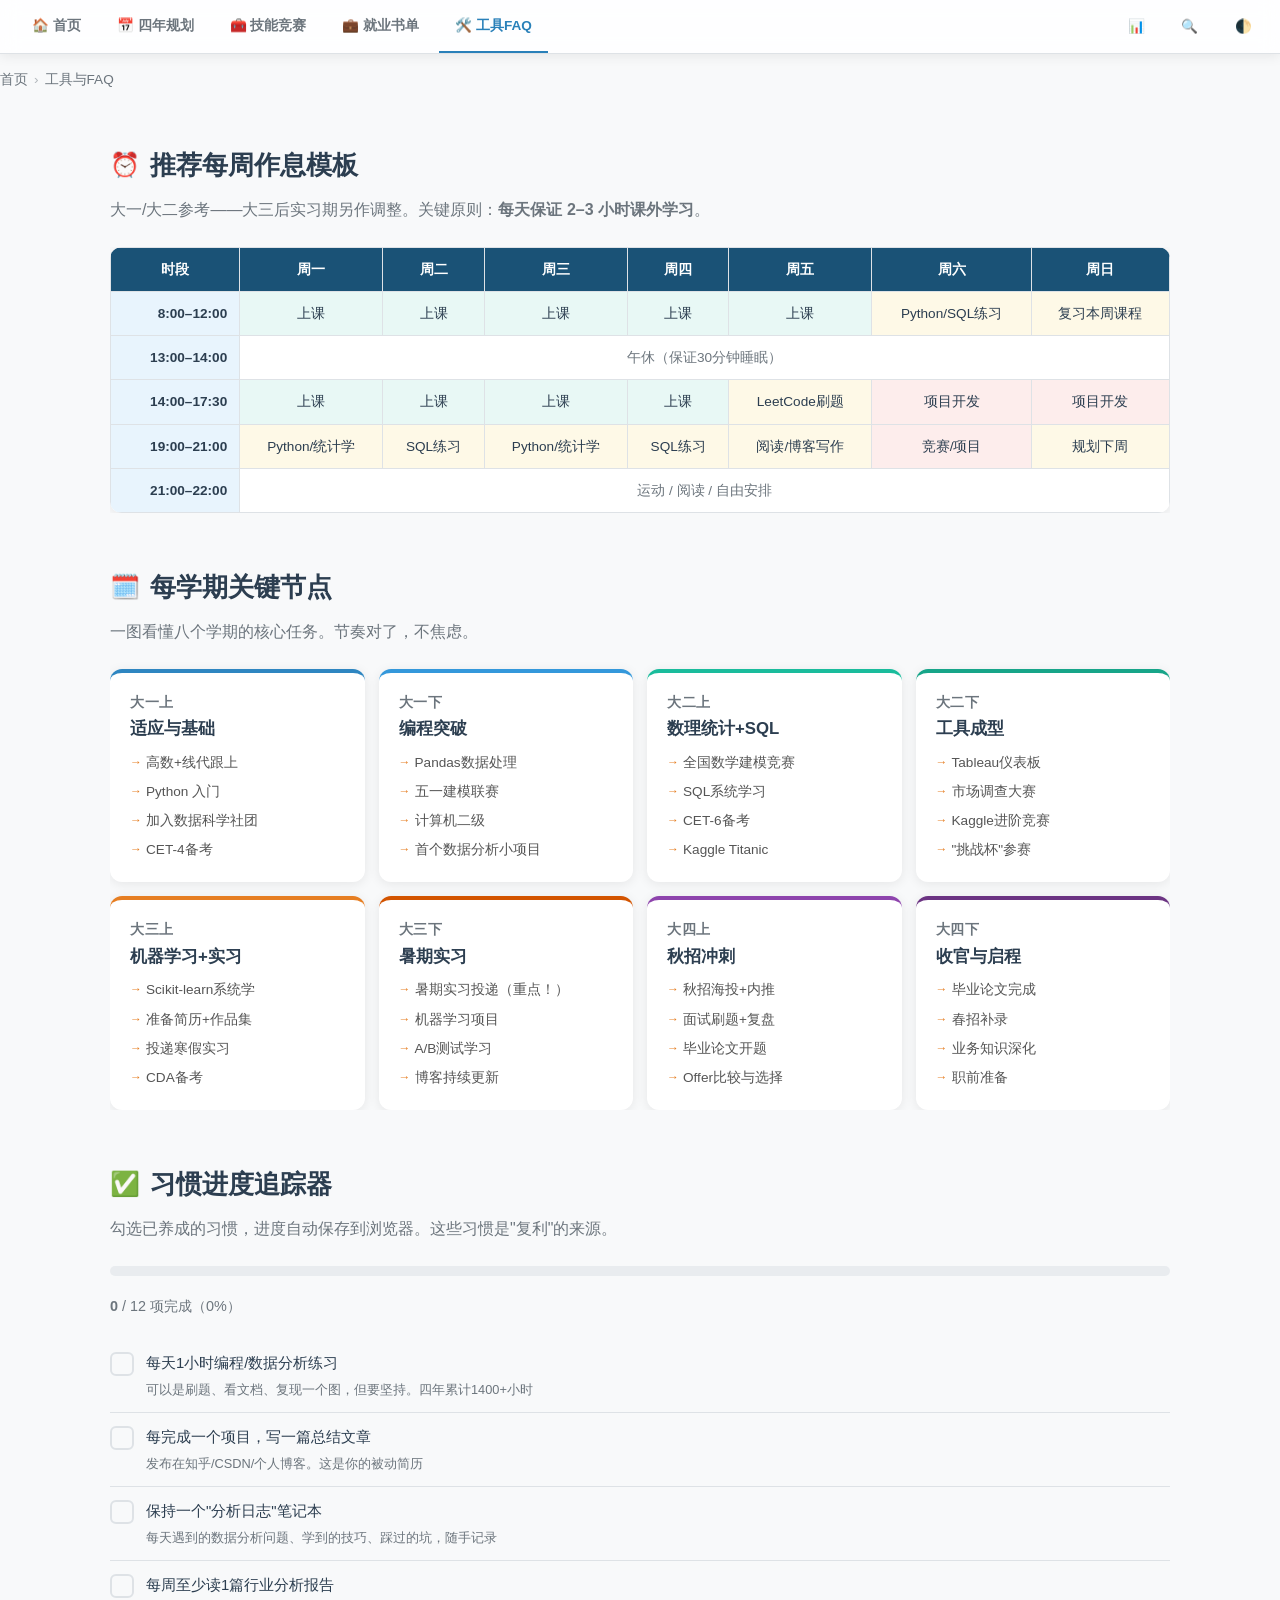
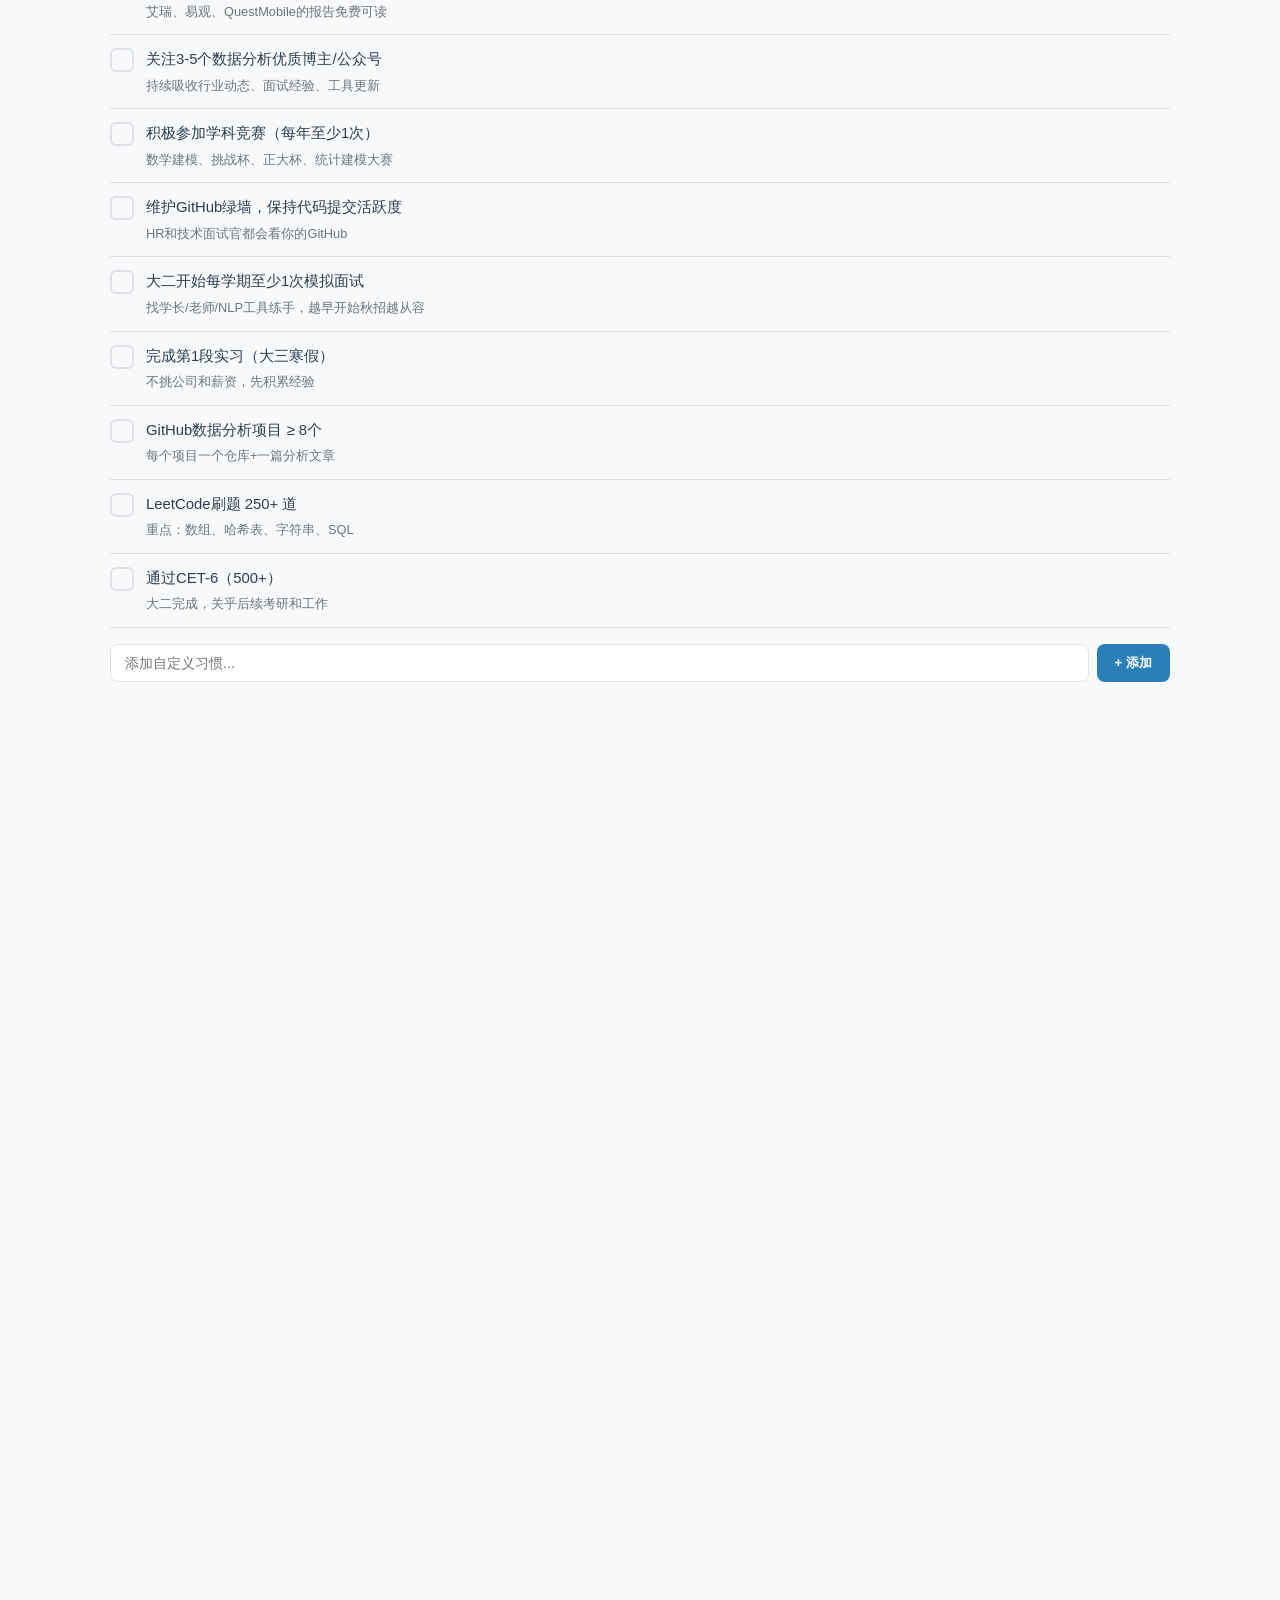
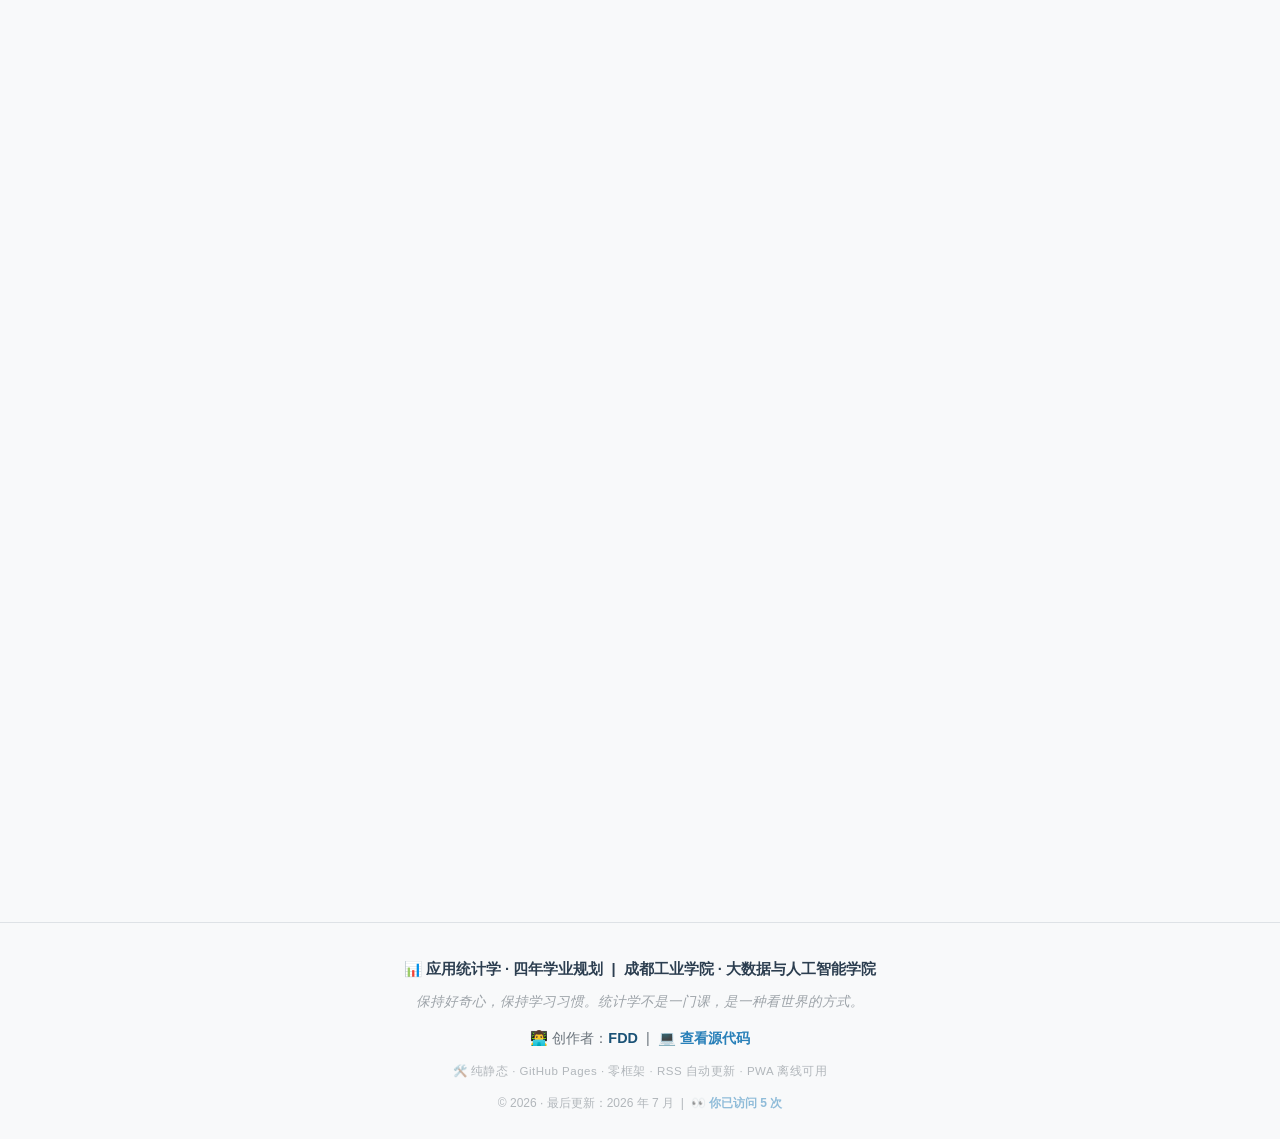
<file: tools.html>
<!DOCTYPE html>
<html lang="zh-CN" data-theme="light">
<head>
<meta charset="UTF-8">
<meta name="viewport" content="width=device-width, initial-scale=1.0">
<title>工具与FAQ | 成都工业学院 · 应用统计学四年规划</title>
<meta name="description" content="每周作息模板、学期关键节点、习惯打卡追踪、GPA计算器、技能清单、常见问题FAQ">
<meta property="og:title" content="工具与FAQ | CDTU 应用统计学四年规划">
<meta property="og:description" content="作息模板·学期节点·GPA计算器·进度追踪·FAQ">
<meta property="og:type" content="website">
<meta http-equiv="Content-Security-Policy" content="default-src 'self'; style-src 'self' 'unsafe-inline'; script-src 'self' 'unsafe-inline'; img-src 'self' data:; connect-src 'self'; frame-ancestors 'none'; base-uri 'self'; form-action 'self'" >
<meta name="theme-color" content="#1a5276">
<link rel="manifest" href="manifest.json">
<link rel="icon" href="data:image/svg+xml,%3Csvg xmlns=%22http://www.w3.org/2000/svg%22 viewBox=%220 0 32 32%22%3E%3Ctext y=%2226%22 font-size=%2226%22%3E📊%3C/text%3E%3C/svg%3E">
<link rel="stylesheet" href="css/base.css">
<link rel="stylesheet" href="css/components.css">
<link rel="stylesheet" href="css/animations.css">
<script>(function(){var t=localStorage.getItem("cdtu-theme")||(window.matchMedia("(prefers-color-scheme: dark)").matches?"dark":"light");document.documentElement.setAttribute("data-theme",t);})()</script>
</head>
<body data-page="tools">
<a href="#main-content" class="skip-link">跳到主要内容</a>
<nav class="nav" id="app-nav"></nav>
<div id="app-reading-bar"></div>
<main id="main-content">
<div id="app-breadcrumb"></div>
<div class="container">

<section>
  <div class="section-title reveal" data-animate="fade-in-down"><span class="icon">⏰</span> 推荐每周作息模板</div>
  <p class="section-desc reveal" data-animate="fade-in-down">大一/大二参考——大三后实习期另作调整。关键原则：<strong>每天保证 2–3 小时课外学习</strong>。</p>
  <div style="overflow-x: auto;">
  <table class="schedule-table reveal" data-animate="fade-in">
    <thead><tr><th>时段</th><th>周一</th><th>周二</th><th>周三</th><th>周四</th><th>周五</th><th>周六</th><th>周日</th></tr></thead>
    <tbody>
      <tr><td class="time-col">8:00–12:00</td><td class="class-cell">上课</td><td class="class-cell">上课</td><td class="class-cell">上课</td><td class="class-cell">上课</td><td class="class-cell">上课</td><td class="self-cell">Python/SQL练习</td><td class="self-cell">复习本周课程</td></tr>
      <tr><td class="time-col">13:00–14:00</td><td colspan="7" style="color:var(--text-muted)">午休（保证30分钟睡眠）</td></tr>
      <tr><td class="time-col">14:00–17:30</td><td class="class-cell">上课</td><td class="class-cell">上课</td><td class="class-cell">上课</td><td class="class-cell">上课</td><td class="self-cell">LeetCode刷题</td><td class="project-cell">项目开发</td><td class="project-cell">项目开发</td></tr>
      <tr><td class="time-col">19:00–21:00</td><td class="self-cell">Python/统计学</td><td class="self-cell">SQL练习</td><td class="self-cell">Python/统计学</td><td class="self-cell">SQL练习</td><td class="self-cell">阅读/博客写作</td><td class="project-cell">竞赛/项目</td><td class="self-cell">规划下周</td></tr>
      <tr><td class="time-col">21:00–22:00</td><td colspan="7" style="color:var(--text-muted)">运动 / 阅读 / 自由安排</td></tr>
    </tbody>
  </table>
  </div>
</section>

<section>
  <div class="section-title reveal" data-animate="fade-in-up"><span class="icon">🗓️</span> 每学期关键节点</div>
  <p class="section-desc reveal" data-animate="fade-in-up">一图看懂八个学期的核心任务。节奏对了，不焦虑。</p>
  <div class="sem-grid">
    <div class="sem-card s1 reveal" data-animate="fade-in-up"><div class="sem-label">大一上</div><h4>适应与基础</h4><ul><li>高数+线代跟上</li><li>Python 入门</li><li>加入数据科学社团</li><li>CET-4备考</li></ul></div>
    <div class="sem-card s2 reveal" data-animate="fade-in-up"><div class="sem-label">大一下</div><h4>编程突破</h4><ul><li>Pandas数据处理</li><li>五一建模联赛</li><li>计算机二级</li><li>首个数据分析小项目</li></ul></div>
    <div class="sem-card s3 reveal" data-animate="fade-in-up"><div class="sem-label">大二上</div><h4>数理统计+SQL</h4><ul><li>全国数学建模竞赛</li><li>SQL系统学习</li><li>CET-6备考</li><li>Kaggle Titanic</li></ul></div>
    <div class="sem-card s4 reveal" data-animate="fade-in-up"><div class="sem-label">大二下</div><h4>工具成型</h4><ul><li>Tableau仪表板</li><li>市场调查大赛</li><li>Kaggle进阶竞赛</li><li>"挑战杯"参赛</li></ul></div>
    <div class="sem-card s5 reveal" data-animate="fade-in-up"><div class="sem-label">大三上</div><h4>机器学习+实习</h4><ul><li>Scikit-learn系统学</li><li>准备简历+作品集</li><li>投递寒假实习</li><li>CDA备考</li></ul></div>
    <div class="sem-card s6 reveal" data-animate="fade-in-up"><div class="sem-label">大三下</div><h4>暑期实习</h4><ul><li>暑期实习投递（重点！）</li><li>机器学习项目</li><li>A/B测试学习</li><li>博客持续更新</li></ul></div>
    <div class="sem-card s7 reveal" data-animate="fade-in-up"><div class="sem-label">大四上</div><h4>秋招冲刺</h4><ul><li>秋招海投+内推</li><li>面试刷题+复盘</li><li>毕业论文开题</li><li>Offer比较与选择</li></ul></div>
    <div class="sem-card s8 reveal" data-animate="fade-in-up"><div class="sem-label">大四下</div><h4>收官与启程</h4><ul><li>毕业论文完成</li><li>春招补录</li><li>业务知识深化</li><li>职前准备</li></ul></div>
  </div>
</section>

<section>
  <div class="section-title reveal" data-animate="fade-in-up"><span class="icon">✅</span> 习惯进度追踪器</div>
  <p class="section-desc reveal" data-animate="fade-in-up">勾选已养成的习惯，进度自动保存到浏览器。这些习惯是"复利"的来源。</p>
  <div id="progress-tracker" class="reveal" data-animate="fade-in-up"></div>
</section>

<section>
  <div class="section-title reveal" data-animate="fade-in-up"><span class="icon">📊</span> GPA 计算器</div>
  <p class="section-desc reveal" data-animate="fade-in-up">输入课程和百分制成绩，自动计算加权平均绩点（4.0标准）。数据保存在浏览器中。</p>
  <div id="gpa-calculator" class="reveal" data-animate="fade-in"></div>
</section>

<section>
  <div class="section-title reveal" data-animate="fade-in-up"><span class="icon">🔄</span> 技能打卡清单</div>
  <p class="section-desc reveal" data-animate="fade-in-up">追踪你的技术栈掌握进度。点击技能标签即可切换已掌握/未掌握状态，数据自动保存。</p>
  <div id="skill-checklist" class="reveal" data-animate="fade-in"></div>
</section>

<section>
  <div class="section-title reveal" data-animate="fade-in-up"><span class="icon">❓</span> 常见问题 FAQ</div>
  <p class="section-desc reveal" data-animate="fade-in-up">点击问题展开答案。</p>
  <div class="faq-item reveal" data-animate="fade-in-up"><div class="faq-q">应用统计学不考研好就业吗？<span class="arrow">▾</span></div><div class="faq-a">只要技能栈齐全、有项目经验和实习经历，本科就业完全可行。数据分析类岗位更看能力而非学历。但如果目标是数据科学家或算法岗，读研会更有竞争力。建议大三时根据自身情况（实习体验+GPA+兴趣）再做决定。</div></div>
  <div class="faq-item reveal" data-animate="fade-in-up"><div class="faq-q">Python 和 R 应该主学哪一个？<span class="arrow">▾</span></div><div class="faq-a">主学 Python，辅学 R。Python 是数据分析行业的第一语言（也是互联网行业的主流），就业面更广。R 在统计学术界和部分金融/医药公司中使用较多，会用 dplyr + ggplot2 即可。时间分配建议：Python 80%，R 20%。</div></div>
  <div class="faq-item reveal" data-animate="fade-in-up"><div class="faq-q">找不到实习怎么办？<span class="arrow">▾</span></div><div class="faq-a">1）降低预期，第一段实习不挑公司和薪资，哪怕是小公司/远程实习，先积累经验；2）用项目弥补：在Kaggle上做3-5个高质量项目，比空简历强10倍；3）找老师/学长推荐：参加老师的科研项目也能算作一段经历；4）关注实习僧/牛客/Boss直聘，大量投递。</div></div>
  <div class="faq-item reveal" data-animate="fade-in-up"><div class="faq-q">数据分析面试一般会问什么？<span class="arrow">▾</span></div><div class="faq-a">通常是4轮：1）技术面（SQL手写+Python编程）；2）统计学基础面（假设检验、p值、置信区间、中心极限定理）；3）业务分析Case面（"如果某APP日活下降了10%，你会怎么分析？"）；4）HR面（综合素质）。提前6个月系统准备。</div></div>
  <div class="faq-item reveal" data-animate="fade-in-up"><div class="faq-q">需要考哪些证书？按什么顺序？<span class="arrow">▾</span></div><div class="faq-a">推荐顺序：计算机二级（大一）→ CET-4/6（大一/大二）→ CDA数据分析师 Level I（大二/大三）→ 可选：Google Data Analytics 证书（大三）。CDA是国内认可度最高的数据分析证书，考试费约1000元。不建议盲目考证，2-3个核心证书即可。</div></div>
  <div class="faq-item reveal" data-animate="fade-in-up"><div class="faq-q">绩点（GPA）重要吗？多少够用？<span class="arrow">▾</span></div><div class="faq-a">就业方向：GPA ≥ 3.0/4.0基本够用，3.3+更有竞争力。技术岗更看重能力和项目，GPA只是门槛。但如果你将来可能考研或申请海外硕士，GPA非常重要（考研复试会看，留学申请3.5+才有竞争力）。建议：保证数学和统计类课程GPA较高，这是专业能力的直接证明。</div></div>
</section>

<section>
  <div class="section-title reveal" data-animate="fade-in-up"><span class="icon">💾</span> 数据管理</div>
  <div id="backup-section" class="reveal" data-animate="fade-in-up"></div>
</section>

</div>
</main>

<div id="app-footer"></div>
<div id="app-back-top"></div>
<div id="app-search-overlay"></div>
<div id="app-stat-panel"></div>

<script defer src="js/utils.js"></script>
<script defer src="js/theme.js"></script>
<script defer src="js/navigation.js"></script>
<script defer src="js/components.js"></script>
<script defer src="js/animations.js"></script>
<script defer src="js/faq.js"></script>
<script defer src="js/progress-tracker.js"></script>
<script defer src="js/gpa-calculator.js"></script>
<script defer src="js/skill-checklist.js"></script>
<script defer src="js/search-index.js"></script>
<script defer src="js/backup.js"></script>
<script defer src="js/stat-calc.js"></script>
<script defer src="js/app.js"></script>
</body>
</html>
</file>
<file: css/base.css>
/* ═══════════════════════════════════════════
   base.css — CSS Variables, Reset, Typography
   CDTU 应用统计学四年规划 | FDD
   ═══════════════════════════════════════════ */

/* ── CSS Custom Properties ── */
:root {
  --primary: #1a5276;
  --primary-light: #2980b9;
  --accent: #e67e22;
  --accent-light: #f0b27a;
  --bg: #f8f9fa;
  --card-bg: #fff;
  --text: #2c3e50;
  --text-muted: #6c757d;
  --border: #dee2e6;
  --success: #27ae60;
  --danger: #e74c3c;
  --year1: #2e86c1;
  --year2: #1abc9c;
  --year3: #e67e22;
  --year4: #8e44ad;
  --radius: 12px;
  --shadow: 0 2px 12px rgba(0,0,0,.08);
  --shadow-lg: 0 8px 32px rgba(0,0,0,.12);
  --nav-height: 52px;
}

[data-theme="dark"] {
  --bg: #1a1a2e;
  --card-bg: #16213e;
  --text: #e0e0e0;
  --text-muted: #a0a0b0;
  --border: #2a2a4a;
  --shadow: 0 2px 12px rgba(0,0,0,.3);
  --shadow-lg: 0 8px 32px rgba(0,0,0,.5);
}

/* ── Reset ── */
*, *::before, *::after { margin: 0; padding: 0; box-sizing: border-box; }
html { scroll-behavior: smooth; }

body {
  font-family: -apple-system, BlinkMacSystemFont, "Segoe UI", "PingFang SC",
    "Hiragino Sans GB", "Microsoft YaHei", "Helvetica Neue", Arial, sans-serif;
  background: var(--bg);
  color: var(--text);
  line-height: 1.7;
  transition: background .3s, color .3s;
}

/* ── Typography ── */
h1, h2, h3, h4, h5, h6 { line-height: 1.3; }
a { color: var(--primary-light); text-decoration: none; }
a:hover { text-decoration: underline; }
strong { font-weight: 700; }

/* ── Container ── */
.container { max-width: 1100px; margin: 0 auto; padding: 0 20px; }

/* ── Utility ── */
.text-muted { color: var(--text-muted); }
.text-center { text-align: center; }
.sr-only { position: absolute; width: 1px; height: 1px; overflow: hidden; clip: rect(0,0,0,0); white-space: nowrap; border: 0; }
.skip-link { position: absolute; top: -100px; left: 8px; background: var(--primary); color: #fff; padding: 8px 16px; z-index: 9999; border-radius: 0 0 8px 8px; }
.skip-link:focus { top: 0; }
.page-enter { animation: fadeIn 0.35s ease-out; }

/* ── Skeleton Screen ── */
.skeleton {
  background: linear-gradient(90deg, var(--border) 25%, transparent 50%, var(--border) 75%);
  background-size: 200% 100%;
  animation: skeleton-shimmer 1.5s infinite;
  border-radius: 8px;
}

/* ── Print ── */
@media print {
  .nav, .theme-toggle, #app-back-top, #app-reading-bar, #app-search-overlay,
  .stat-toggle, #app-stat-panel, .hamburger-btn { display: none !important; }
  .hero { padding: 24px; }
  .tab-btn:not(.active) { display: none; }
  .tab-panel { display: block !important; margin-bottom: 24px; }
  .year-card, .comp-card, .career-card, .goal-card, .res-card, .sem-card,
  .book-card, .idea-card { box-shadow: none; border: 1px solid #ddd; break-inside: avoid; }
  .faq-a { max-height: none !important; }
  body { font-size: 11px; }
}

/* ── Reduced Motion ── */
@media (prefers-reduced-motion: reduce) {
  *, *::before, *::after {
    animation-duration: 0.01ms !important;
    animation-iteration-count: 1 !important;
    transition-duration: 0.01ms !important;
  }
  html { scroll-behavior: auto; }
}
</file>
<file: css/components.css>
/* ═══════════════════════════════════════════
   components.css — All Component Styles
   CDTU 应用统计学四年规划 | FDD
   ═══════════════════════════════════════════ */

/* ── Theme Toggle ── */
.theme-toggle {
  position: relative;
  width: 42px; height: 42px; border-radius: 50%; border: 2px solid var(--border);
  background: var(--card-bg);
  font-size: 1.1rem; cursor: pointer; transition: all .25s;
  display: flex; align-items: center; justify-content: center;
}
.theme-toggle:hover { transform: scale(1.1); border-color: var(--primary-light); }

/* ── Navigation ── */
.nav {
  position: sticky; top: 0; z-index: 100;
  background: rgba(255,255,255,.85);
  border-bottom: 1px solid var(--border);
  padding: 0 16px; display: flex; align-items: center; gap: 4px;
  box-shadow: var(--shadow);
  backdrop-filter: blur(10px);
  -webkit-backdrop-filter: blur(10px);
}
[data-theme="dark"] .nav { background: rgba(22,33,62,.88); }

.nav-inner {
  display: flex; gap: 4px; overflow-x: auto; flex: 1;
  scrollbar-width: none;
}
.nav-inner::-webkit-scrollbar { display: none; }

.nav a, .nav .nav-btn {
  display: flex; align-items: center; gap: 6px;
  padding: 14px 16px; font-size: .85rem; font-weight: 600;
  color: var(--text-muted); text-decoration: none; white-space: nowrap;
  border-bottom: 2px solid transparent; transition: all .2s;
  background: none; border-top: none; border-left: none; border-right: none;
  cursor: pointer; font-family: inherit;
}
.nav a:hover, .nav a.active,
.nav .nav-btn:hover { color: var(--primary-light); border-bottom-color: var(--primary-light); }

.nav-actions { display: flex; align-items: center; gap: 8px; padding-left: 8px; }

/* Hamburger */
.hamburger-btn {
  display: none; width: 42px; height: 42px; border: none; background: none;
  font-size: 1.3rem; cursor: pointer; color: var(--text); padding: 6px;
}
@media (max-width: 768px) {
  .hamburger-btn { display: flex; align-items: center; justify-content: center; }
  .nav { flex-wrap: wrap; }
  .nav-inner {
    display: none; flex-direction: column; width: 100%;
    padding: 0 0 8px 0; gap: 0;
  }
  .nav-inner.open { display: flex; }
  .nav a, .nav .nav-btn { border-bottom: none; border-left: 2px solid transparent; }
  .nav a.active { border-left-color: var(--primary-light); }
  .nav-actions { margin-left: auto; }
}

/* ── Statistics Calculator Panel ── */
.stat-toggle {
  width: 42px; height: 42px; border-radius: 50%; border: 2px solid var(--border);
  background: var(--card-bg);
  font-size: 1.1rem; cursor: pointer; transition: all .25s;
  display: flex; align-items: center; justify-content: center;
  position: relative;
}
.stat-toggle:hover { transform: scale(1.1); border-color: var(--primary-light); }

#app-stat-panel {
  position: fixed; bottom: 80px; right: 20px; z-index: 500;
  width: 380px; max-width: calc(100vw - 32px);
}
#app-stat-panel.open .stat-panel-inner {
  transform: translateY(0) scale(1);
  opacity: 1; visibility: visible;
}
.stat-panel-inner {
  background: var(--card-bg); border-radius: var(--radius);
  box-shadow: var(--shadow-lg); border: 1px solid var(--border);
  padding: 16px;
  transform: translateY(20px) scale(.95);
  opacity: 0; visibility: hidden;
  transition: all .25s cubic-bezier(.4,0,.2,1);
}

.stat-panel-header {
  display: flex; justify-content: space-between; align-items: center;
  margin-bottom: 12px;
}
.stat-panel-header h3 { font-size: 1rem; display: flex; align-items: center; gap: 8px; }
.stat-close {
  width: 28px; height: 28px; border-radius: 50%; border: none;
  background: var(--border); cursor: pointer; font-size: .9rem;
  display: flex; align-items: center; justify-content: center;
  transition: background .2s;
}
.stat-close:hover { background: var(--danger); color: #fff; }

.stat-input {
  width: 100%; box-sizing: border-box;
  padding: 10px 12px; border-radius: 8px;
  border: 1px solid var(--border); background: var(--bg);
  color: var(--text); font-family: 'Consolas','Monaco',monospace;
  font-size: .82rem; line-height: 1.5; resize: vertical;
  transition: border-color .2s;
}
.stat-input:focus { outline: none; border-color: var(--primary-light); }

.stat-actions {
  display: flex; gap: 8px; margin-top: 8px;
}
.stat-btn {
  padding: 6px 14px; border-radius: 6px; border: 1px solid var(--border);
  background: var(--card-bg); color: var(--text-muted); cursor: pointer;
  font-size: .78rem; font-family: inherit; transition: all .15s;
}
.stat-btn:hover { border-color: var(--primary-light); color: var(--primary-light); }
.stat-btn-example:hover { border-color: var(--success); color: var(--success); }
.stat-btn-clear:hover { border-color: var(--danger); color: var(--danger); }

.stat-result { margin-top: 10px; max-height: 60vh; overflow-y: auto; }
.stat-placeholder { text-align: center; color: var(--text-muted); font-size: .82rem; padding: 20px 0; opacity: .6; }
.stat-error { text-align: center; color: var(--danger); font-size: .82rem; padding: 12px 0; }

.stat-table { width: 100%; border-collapse: collapse; font-size: .82rem; }
.stat-table td { padding: 5px 10px; border-bottom: 1px solid var(--border); }
.stat-table tr:last-child td { border-bottom: none; }
.st-label { color: var(--text-muted); font-weight: 500; white-space: nowrap; width: 40%; }
.st-value { color: var(--text); font-weight: 700; font-variant-numeric: tabular-nums; text-align: right; }

.stat-interp {
  margin-top: 10px; padding: 8px 12px; border-radius: 6px;
  background: color-mix(in srgb, var(--primary-light) 10%, transparent);
  font-size: .78rem; color: var(--text-muted); text-align: center;
}
.stat-hist { margin-top: 14px; }
.stat-hist-title { font-size: .78rem; font-weight: 600; color: var(--text-muted); margin-bottom: 4px; text-align: center; }
.stat-hist-svg { width: 100%; height: auto; display: block; }
[data-theme="dark"] .stat-hist-svg line { stroke: #2a2a4a; }
[data-theme="dark"] .stat-hist-svg text { fill: #8899aa; }

/* ── Backup ── */
.backup-box {
  background: var(--card-bg); border: 1px solid var(--border);
  border-radius: var(--radius); padding: 24px; text-align: center;
}
.backup-box h4 { font-size: 1.1rem; margin-bottom: 6px; }
.backup-desc { font-size: .85rem; color: var(--text-muted); margin-bottom: 16px; }
.backup-btns { display: flex; gap: 12px; justify-content: center; flex-wrap: wrap; }
.backup-btn {
  display: inline-flex; align-items: center; gap: 6px;
  padding: 10px 22px; border-radius: 10px; font-weight: 700; font-size: .88rem;
  cursor: pointer; transition: all .15s; border: none; font-family: inherit;
}
.backup-btn-save { background: var(--success); color: #fff; }
.backup-btn-save:hover { filter: brightness(1.15); transform: translateY(-1px); }
.backup-btn-load { background: var(--primary-light); color: #fff; }
.backup-btn-load:hover { filter: brightness(1.15); transform: translateY(-1px); }
.backup-status { margin-top: 12px; font-size: .8rem; }
.backup-setup { display: flex; gap: 10px; justify-content: center; flex-wrap: wrap; margin-bottom: 8px; }
.backup-token-input {
  flex: 1; min-width: 220px; max-width: 380px;
  padding: 10px 14px; border-radius: 8px; border: 1px solid var(--border);
  background: var(--bg); color: var(--text); font-family: 'Consolas',monospace;
  font-size: .82rem;
}
.backup-token-input:focus { outline: none; border-color: var(--primary-light); }
.backup-hint { font-size: .75rem; color: var(--text-muted); opacity: .7; margin-top: 12px; }
.backup-hint a { color: var(--primary-light); }
.backup-link { background: none; border: none; color: var(--primary-light); cursor: pointer; text-decoration: underline; font: inherit; }


/* ── Hero ── */
.hero {
  background: linear-gradient(135deg, #1a3c4a 0%, #1a5276 40%, #2471a3 100%);
  color: #fff; padding: 64px 24px 56px; text-align: center;
  position: relative; overflow: hidden;
}
.hero::after {
  content: ''; position: absolute; top: -60%; right: -20%;
  width: 640px; height: 640px;
  background: radial-gradient(circle, rgba(255,255,255,.06) 0%, transparent 70%);
  border-radius: 50%;
}
.hero::before {
  content: ''; position: absolute; inset: 0;
  background-image: radial-gradient(circle, rgba(255,255,255,.03) 1px, transparent 1px);
  background-size: 24px 24px;
  z-index: 0;
}
.hero h1 { font-size: clamp(1.6rem, 4vw, 2.6rem); font-weight: 800; letter-spacing: .02em; position: relative; z-index: 1; }
.hero .subtitle { font-size: 1.15rem; opacity: .85; margin-top: 8px; position: relative; z-index: 1; }
.hero .motto {
  font-size: clamp(2.2rem, 6vw, 3.8rem); font-weight: 900;
  letter-spacing: .15em; margin-top: 24px;
  background: linear-gradient(135deg, #f0b27a, #f7dc6f, #f0b27a);
  -webkit-background-clip: text; -webkit-text-fill-color: transparent;
  background-clip: text;
  position: relative; z-index: 1;
  animation: shimmer 3s ease-in-out infinite;
}
.hero .motto-sub {
  font-size: clamp(1rem, 2.5vw, 1.4rem); font-weight: 700;
  letter-spacing: .08em; margin-top: 8px;
  background: linear-gradient(135deg, #85c1e9, #aed6f1, #85c1e9);
  -webkit-background-clip: text; -webkit-text-fill-color: transparent;
  background-clip: text;
}
@keyframes shimmer {
  0%, 100% { filter: brightness(1); }
  50% { filter: brightness(1.2); }
}
.hero .badge-row { margin-top: 20px; display: flex; justify-content: center; gap: 12px; flex-wrap: wrap; position: relative; z-index: 1; }
.hero .badge { background: rgba(255,255,255,.16); border: 1px solid rgba(255,255,255,.24); padding: 6px 18px; border-radius: 99px; font-size: .9rem; }

/* ── Section ── */
section { margin: 52px 0; scroll-margin-top: 60px; content-visibility: auto; contain-intrinsic-size: auto 500px; }
.section-title { font-size: 1.65rem; font-weight: 700; display: flex; align-items: center; gap: 10px; margin-bottom: 8px; }
.section-title .icon { font-size: 1.5rem; }
.section-desc { color: var(--text-muted); margin-bottom: 24px; }

/* ── Goal Cards ── */
.goal-grid { display: grid; grid-template-columns: repeat(auto-fit, minmax(240px, 1fr)); gap: 20px; }
.goal-card {
  background: var(--card-bg); border-radius: var(--radius); padding: 28px 24px;
  box-shadow: var(--shadow); border-left: 5px solid var(--primary-light);
  transition: transform .3s, box-shadow .3s;
}
.goal-card:hover { transform: translateY(-6px); box-shadow: var(--shadow-lg); }
.goal-card .num { font-size: 2.2rem; font-weight: 800; color: var(--primary-light); }
.goal-card h3 { margin: 8px 0 4px; font-size: 1.1rem; }
.goal-card p { color: var(--text-muted); font-size: .93rem; }

/* ── Page Link Cards (index) ── */
.page-links { display: grid; grid-template-columns: repeat(auto-fit, minmax(240px, 1fr)); gap: 20px; margin-top: 20px; }
.page-link-card {
  background: var(--card-bg); border-radius: var(--radius); padding: 32px 24px;
  box-shadow: var(--shadow); text-align: center; text-decoration: none;
  transition: transform .3s, box-shadow .3s; display: block; color: var(--text);
  border-top: 5px solid var(--primary-light);
}
.page-link-card:hover { transform: translateY(-6px); box-shadow: var(--shadow-lg); text-decoration: none; }
.page-link-card .pl-icon { font-size: 2.5rem; display: block; margin-bottom: 12px; }
.page-link-card h3 { font-size: 1.15rem; margin-bottom: 6px; color: var(--text); }
.page-link-card p { color: var(--text-muted); font-size: .9rem; }

/* ── Year Tabs ── */
.tabs { display: flex; gap: 0; margin-bottom: 0; flex-wrap: wrap; }
.tab-btn {
  flex: 1; min-width: 100px; padding: 14px 16px; border: none; cursor: pointer;
  font-size: .95rem; font-weight: 600; transition: all .25s;
  background: #e9ecef; color: var(--text-muted);
  font-family: inherit;
}
.tab-btn:first-child { border-radius: var(--radius) 0 0 var(--radius); }
.tab-btn:last-child { border-radius: 0 var(--radius) var(--radius) 0; }
.tab-btn.active { background: var(--primary); color: #fff; }
.tab-btn:not(.active):hover { background: #d6d9dd; }
[data-theme="dark"] .tab-btn { background: #2a2a4a; }
[data-theme="dark"] .tab-btn:not(.active):hover { background: #3a3a5a; }
.tab-panel { display: none; }
.tab-panel.active { display: block; }

.year-card {
  background: var(--card-bg); border-radius: 0 0 var(--radius) var(--radius);
  box-shadow: var(--shadow); padding: 36px 32px;
}
.year-card h2 { font-size: 1.45rem; font-weight: 700; margin-bottom: 6px; display: flex; align-items: center; gap: 8px; }
.year-card .year-tagline { color: var(--text-muted); margin-bottom: 24px; }
.year-dot { width: 14px; height: 14px; border-radius: 50%; display: inline-block; }
.block { margin-bottom: 28px; }
.block h4 { font-size: 1.05rem; font-weight: 700; margin-bottom: 10px; display: flex; align-items: center; gap: 6px; }
.block ul { list-style: none; padding-left: 0; }
.block ul li { position: relative; padding-left: 22px; margin-bottom: 7px; font-size: .95rem; color: #444; }
[data-theme="dark"] .block ul li { color: #c0c0d0; }
.block ul li::before { content: ''; position: absolute; left: 0; top: 8px; width: 8px; height: 8px; border-radius: 50%; background: var(--accent); }

.skill-row { display: flex; flex-wrap: wrap; gap: 10px; margin-top: 8px; }
.skill-tag { display: inline-block; padding: 4px 14px; border-radius: 99px; font-size: .85rem; font-weight: 500; background: #e8f4fd; color: #1a5276; }
[data-theme="dark"] .skill-tag { background: #1a3050; color: #8cb8d8; }
.skill-tag.hot { background: #fef3e2; color: #b8731f; }
[data-theme="dark"] .skill-tag.hot { background: #3a2810; color: #f0b27a; }

/* ── Timeline ── */
.timeline { position: relative; padding-left: 28px; }
.timeline::before { content: ''; position: absolute; left: 8px; top: 6px; bottom: 6px; width: 3px; background: var(--border); border-radius: 2px; }
.tl-item { position: relative; margin-bottom: 20px; }
.tl-item::before { content: ''; position: absolute; left: -28px; top: 6px; width: 14px; height: 14px; border-radius: 50%; background: var(--accent); border: 3px solid var(--card-bg); box-shadow: 0 0 0 2px var(--accent); }
.tl-item .tl-title { font-weight: 700; font-size: .98rem; }
.tl-item .tl-desc { color: var(--text-muted); font-size: .88rem; margin-top: 2px; }
.tl-sub { font-size: .82rem; color: var(--text-muted); margin-left: 8px; font-weight: 400; }

/* ── Tech Table ── */
.tech-table { width: 100%; border-collapse: collapse; background: var(--card-bg); border-radius: var(--radius); overflow: hidden; box-shadow: var(--shadow); }
.tech-table th, .tech-table td { padding: 12px 16px; text-align: left; border-bottom: 1px solid var(--border); font-size: .92rem; }
.tech-table th { background: var(--primary); color: #fff; font-weight: 600; white-space: nowrap; }
.tech-table td { vertical-align: top; }
.tech-table .cat { font-weight: 700; color: var(--primary); white-space: nowrap; }
.tech-table tr:hover td { background: #f8f9fa; }
[data-theme="dark"] .tech-table tr:hover td { background: #1a1a3e; }

/* ── Career ── */
.career-grid { display: grid; grid-template-columns: repeat(auto-fit, minmax(300px, 1fr)); gap: 20px; }
.career-card { background: var(--card-bg); border-radius: var(--radius); padding: 28px 24px; box-shadow: var(--shadow); transition: transform .3s, box-shadow .3s; }
.career-card:hover { transform: translateY(-6px); box-shadow: var(--shadow-lg); }
.career-card h3 { font-size: 1.15rem; margin-bottom: 4px; }
.career-card .salary { color: var(--accent); font-weight: 700; font-size: .95rem; margin-bottom: 10px; }
.career-card p { color: var(--text-muted); font-size: .9rem; }
.career-card .tags { margin-top: 12px; display: flex; flex-wrap: wrap; gap: 6px; }

/* ── Checklist ── */
.checklist { list-style: none; }
.checklist li { display: flex; align-items: flex-start; gap: 10px; padding: 10px 0; border-bottom: 1px solid var(--border); font-size: .95rem; }
.checklist li .chk { flex-shrink: 0; width: 22px; height: 22px; border-radius: 6px; background: var(--success); color: #fff; display: flex; align-items: center; justify-content: center; font-size: .8rem; margin-top: 2px; }
.checklist li .chk.off { background: #e9ecef; color: #adb5bd; }

/* ── Resource Grid ── */
.res-grid { display: grid; grid-template-columns: repeat(auto-fit, minmax(280px, 1fr)); gap: 16px; }
.res-card { background: var(--card-bg); border-radius: var(--radius); padding: 20px 22px; box-shadow: var(--shadow); transition: transform .3s; }
.res-card:hover { transform: translateY(-4px); box-shadow: var(--shadow-lg); }
.res-card h4 { font-size: 1rem; margin-bottom: 6px; }
.res-card .r-src { color: var(--accent); font-size: .82rem; font-weight: 600; margin-bottom: 6px; }
.res-card p { color: var(--text-muted); font-size: .88rem; }

/* ── Semester Grid ── */
.sem-grid { display: grid; grid-template-columns: repeat(auto-fit, minmax(240px, 1fr)); gap: 14px; }
.sem-card { background: var(--card-bg); border-radius: var(--radius); padding: 18px 20px; box-shadow: var(--shadow); border-top: 4px solid var(--primary); transition: transform .3s; }
.sem-card:hover { transform: translateY(-4px); box-shadow: var(--shadow-lg); }
.sem-card.s1  { border-top-color: #2e86c1; } .sem-card.s2  { border-top-color: #3498db; }
.sem-card.s3  { border-top-color: #1abc9c; } .sem-card.s4  { border-top-color: #17a589; }
.sem-card.s5  { border-top-color: #e67e22; } .sem-card.s6  { border-top-color: #d35400; }
.sem-card.s7  { border-top-color: #8e44ad; } .sem-card.s8  { border-top-color: #6c3483; }
.sem-card .sem-label { font-weight: 800; font-size: .85rem; margin-bottom: 4px; color: var(--text-muted); text-transform: uppercase; letter-spacing: .05em; }
.sem-card h4 { font-size: 1.05rem; margin-bottom: 8px; }
.sem-card ul { list-style: none; padding: 0; }
.sem-card ul li { font-size: .85rem; color: #555; padding: 3px 0; padding-left: 16px; position: relative; }
[data-theme="dark"] .sem-card ul li { color: #c0c0d0; }
.sem-card ul li::before { content: '→'; position: absolute; left: 0; color: var(--accent); font-size: .75rem; top: 4px; }

/* ── Competition Cards ── */
.comp-grid { display: grid; grid-template-columns: repeat(auto-fit, minmax(300px, 1fr)); gap: 20px; }
.comp-card { background: var(--card-bg); border-radius: var(--radius); padding: 24px; box-shadow: var(--shadow); border-top: 4px solid var(--accent); transition: transform .3s; }
.comp-card:hover { transform: translateY(-6px); box-shadow: var(--shadow-lg); }
.comp-card h4 { font-size: 1.1rem; margin-bottom: 4px; }
.comp-card .comp-time { font-size: .85rem; color: var(--accent); font-weight: 600; margin-bottom: 8px; }
.comp-card ul { list-style: none; padding: 0; }
.comp-card ul li { font-size: .88rem; color: var(--text-muted); padding: 2px 0; padding-left: 16px; position: relative; }
.comp-card ul li::before { content: '•'; position: absolute; left: 0; color: var(--accent); }

/* ── Book Grid ── */
.book-grid { display: grid; grid-template-columns: repeat(auto-fit, minmax(260px, 1fr)); gap: 16px; }
.book-card { background: var(--card-bg); border-radius: var(--radius); padding: 18px 20px; box-shadow: var(--shadow); display: flex; gap: 14px; transition: transform .3s; }
.book-card:hover { transform: translateY(-4px); box-shadow: var(--shadow-lg); }
.book-card .book-level { flex-shrink: 0; width: 42px; height: 42px; border-radius: 50%; display: flex; align-items: center; justify-content: center; font-weight: 800; font-size: .85rem; color: #fff; }
.book-card .book-level.l1 { background: #27ae60; } .book-card .book-level.l2 { background: #2980b9; } .book-card .book-level.l3 { background: #8e44ad; }
.book-card h4 { font-size: .95rem; margin-bottom: 2px; }
.book-card .book-author { font-size: .82rem; color: var(--text-muted); }
.book-card .book-note { font-size: .82rem; color: var(--accent); margin-top: 4px; }

/* ── Project Ideas ── */
.idea-grid { display: grid; grid-template-columns: repeat(auto-fit, minmax(300px, 1fr)); gap: 16px; }
.idea-card { background: var(--card-bg); border-radius: var(--radius); padding: 20px 22px; box-shadow: var(--shadow); border-left: 4px solid var(--success); transition: transform .3s; }
.idea-card:hover { transform: translateY(-4px); box-shadow: var(--shadow-lg); }
.idea-card h4 { font-size: 1rem; margin-bottom: 4px; }
.idea-card .idea-diff { font-size: .78rem; color: var(--accent); font-weight: 600; margin-bottom: 6px; }
.idea-card p { font-size: .87rem; color: var(--text-muted); }

/* ── FAQ ── */
.faq-item { background: var(--card-bg); border-radius: var(--radius); margin-bottom: 12px; box-shadow: var(--shadow); overflow: hidden; transition: box-shadow .3s; }
.faq-item:hover { box-shadow: var(--shadow-lg); }
.faq-q { padding: 16px 20px; font-weight: 700; cursor: pointer; display: flex; justify-content: space-between; align-items: center; font-size: .98rem; user-select: none; }
.faq-q:hover { background: #f8f9fa; }
[data-theme="dark"] .faq-q:hover { background: #1a1a3e; }
.faq-q .arrow { transition: transform .3s; font-size: .8rem; }
.faq-item.open .faq-q .arrow { transform: rotate(180deg); }
.faq-a { padding: 0 20px; max-height: 0; overflow: hidden; transition: max-height .35s, padding .35s; color: var(--text-muted); font-size: .92rem; }
.faq-item.open .faq-a { padding: 0 20px 16px; max-height: 500px; }

/* ── Weekly Schedule ── */
.schedule-table { width: 100%; border-collapse: collapse; background: var(--card-bg); border-radius: var(--radius); overflow: hidden; box-shadow: var(--shadow); }
.schedule-table th, .schedule-table td { padding: 10px 12px; text-align: center; border: 1px solid var(--border); font-size: .85rem; }
.schedule-table th { background: var(--primary); color: #fff; }
.schedule-table .time-col { background: #e8f4fd; font-weight: 600; text-align: right; }
[data-theme="dark"] .schedule-table .time-col { background: #1a3050; }
.schedule-table .class-cell { background: #e8f8f5; }
[data-theme="dark"] .schedule-table .class-cell { background: #1a3a30; }
.schedule-table .self-cell { background: #fef9e7; }
[data-theme="dark"] .schedule-table .self-cell { background: #3a3410; }
.schedule-table .project-cell { background: #fdedec; }
[data-theme="dark"] .schedule-table .project-cell { background: #3a1818; }

/* ── Progress Bar ── */
.progress-wrap { background: #e9ecef; border-radius: 99px; height: 10px; margin: 8px 0 16px; overflow: hidden; }
[data-theme="dark"] .progress-wrap { background: #2a2a4a; }
.progress-fill { height: 100%; border-radius: 99px; transition: width .6s; }
.prog-label { display: flex; justify-content: space-between; font-size: .82rem; margin-bottom: 2px; }
.prog-label strong { color: var(--primary); }

/* ── Footer ── */
footer { text-align: center; padding: 36px 20px; color: var(--text-muted); font-size: .85rem; border-top: 1px solid var(--border); margin-top: 56px; }

/* ── Reading Progress Bar ── */
.reading-bar {
  position: fixed; top: 0; left: 0; height: 3px;
  background: linear-gradient(90deg, var(--primary-light), var(--accent), var(--year4));
  z-index: 9999; transition: width .1s linear;
}

/* ── Back to Top ── */
.back-to-top {
  position: fixed; bottom: 24px; right: 24px; z-index: 400;
  width: 44px; height: 44px; border-radius: 50%; border: none;
  background: var(--primary-light); color: #fff;
  font-size: 1.2rem; cursor: pointer;
  opacity: 0; visibility: hidden; transform: translateY(10px);
  transition: all .3s; box-shadow: var(--shadow-lg);
}
.back-to-top.visible { opacity: 1; visibility: visible; transform: translateY(0); }
.back-to-top:hover { transform: translateY(-3px); filter: brightness(1.1); }

/* ── Breadcrumbs ── */
.breadcrumb { padding: 14px 0 0; font-size: .85rem; color: var(--text-muted); }
.breadcrumb a { color: var(--text-muted); text-decoration: none; }
.breadcrumb a:hover { color: var(--primary-light); }
.breadcrumb .sep { margin: 0 6px; opacity: .5; }

/* ── Search Overlay ── */
.search-overlay {
  position: fixed; inset: 0; z-index: 9998;
  background: rgba(0,0,0,.6);
  backdrop-filter: blur(4px);
  -webkit-backdrop-filter: blur(4px);
  display: flex; align-items: flex-start; justify-content: center;
  padding-top: 15vh;
  opacity: 0; visibility: hidden;
  transition: opacity .2s, visibility .2s;
}
.search-overlay.open { opacity: 1; visibility: visible; }
.search-box {
  width: 560px; max-width: 90vw;
  background: var(--card-bg); border-radius: var(--radius);
  box-shadow: var(--shadow-lg); overflow: hidden;
}
.search-input-wrap {
  display: flex; align-items: center; gap: 10px;
  padding: 16px 20px; border-bottom: 1px solid var(--border);
}
.search-input-wrap input {
  flex: 1; border: none; background: none; font-size: 1.1rem;
  color: var(--text); outline: none; font-family: inherit;
}
.search-input-wrap input::placeholder { color: var(--text-muted); }
.search-input-wrap .search-icon { font-size: 1.2rem; flex-shrink: 0; }
.search-close {
  width: 32px; height: 32px; border-radius: 6px; border: none;
  background: var(--border); cursor: pointer; font-size: 1rem;
  display: flex; align-items: center; justify-content: center;
  transition: background .2s; flex-shrink: 0;
}
.search-close:hover { background: var(--danger); color: #fff; }
.search-hint {
  padding: 4px 8px; border-radius: 4px; background: var(--border);
  font-size: .72rem; color: var(--text-muted); flex-shrink: 0;
}
.search-results { max-height: 400px; overflow-y: auto; }
.search-result {
  display: block; padding: 14px 20px; border-bottom: 1px solid var(--border);
  text-decoration: none; color: var(--text); transition: background .15s;
}
.search-result:hover, .search-result.focused { background: #f8f9fa; text-decoration: none; }
[data-theme="dark"] .search-result:hover, [data-theme="dark"] .search-result.focused { background: #1a1a3e; }
.search-result .sr-title { font-weight: 700; font-size: .95rem; }
.search-result .sr-snippet { font-size: .82rem; color: var(--text-muted); margin-top: 2px; }
.search-result .sr-page { font-size: .75rem; color: var(--accent); margin-top: 2px; }
.search-empty { padding: 32px 20px; text-align: center; color: var(--text-muted); }

/* ── Interactive Tracker ── */
.tracker-summary { margin-bottom: 20px; }
.tracker-stats { font-size: .9rem; color: var(--text-muted); margin-top: 4px; }
.tracker-list { list-style: none; }
.tracker-item {
  display: flex; align-items: flex-start; gap: 12px;
  padding: 12px 0; border-bottom: 1px solid var(--border);
  cursor: pointer; transition: background .15s;
}
.tracker-item:hover { background: #f8f9fa; }
[data-theme="dark"] .tracker-item:hover { background: #1a1a3e; }
.tracker-check {
  flex-shrink: 0; width: 24px; height: 24px; border-radius: 6px;
  border: 2px solid var(--border); display: flex; align-items: center;
  justify-content: center; transition: all .2s; margin-top: 1px;
  font-size: .8rem; color: transparent;
}
.tracker-item.done .tracker-check {
  background: var(--success); border-color: var(--success); color: #fff;
}
.tracker-item.done .tracker-text { text-decoration: line-through; opacity: .6; }
.tracker-text { font-size: .93rem; }
.tracker-text small { display: block; color: var(--text-muted); font-size: .8rem; margin-top: 2px; }
.tracker-add { margin-top: 16px; display: flex; gap: 8px; }
.tracker-add input {
  flex: 1; padding: 10px 14px; border: 1px solid var(--border);
  border-radius: 8px; background: var(--card-bg); color: var(--text);
  font-size: .9rem; font-family: inherit;
}
.tracker-add button {
  padding: 10px 18px; border: none; border-radius: 8px;
  background: var(--primary-light); color: #fff;
  font-weight: 600; cursor: pointer; transition: filter .2s;
  font-family: inherit; white-space: nowrap;
}
.tracker-add button:hover { filter: brightness(1.1); }

/* ── GPA Calculator ── */
.gpa-calc { background: var(--card-bg); border-radius: var(--radius); box-shadow: var(--shadow); padding: 24px; }
.gpa-table { width: 100%; border-collapse: collapse; margin-bottom: 16px; }
.gpa-table th, .gpa-table td { padding: 10px 12px; border-bottom: 1px solid var(--border); font-size: .9rem; }
.gpa-table th { background: var(--primary-light); color: #fff; text-align: left; font-weight: 600; }
.gpa-table th:last-child { text-align: center; }
.gpa-table input, .gpa-table select {
  width: 100%; padding: 6px 10px; border: 1px solid var(--border);
  border-radius: 6px; background: var(--bg); color: var(--text);
  font-size: .9rem; font-family: inherit;
}
.gpa-table td:last-child { text-align: center; }
.gpa-del-btn {
  padding: 4px 12px; border: none; border-radius: 6px;
  background: var(--danger); color: #fff; cursor: pointer;
  font-size: .8rem; transition: filter .2s;
}
.gpa-del-btn:hover { filter: brightness(1.1); }
.gpa-add-btn, .gpa-reset-btn {
  padding: 10px 18px; border: none; border-radius: 8px;
  font-weight: 600; cursor: pointer; transition: filter .2s;
  font-family: inherit; font-size: .9rem;
}
.gpa-add-btn { background: var(--primary-light); color: #fff; margin-right: 8px; }
.gpa-add-btn:hover { filter: brightness(1.1); }
.gpa-reset-btn { background: var(--border); color: var(--text); }
.gpa-result {
  margin-top: 20px; padding: 20px; background: linear-gradient(135deg, var(--primary), var(--primary-light));
  color: #fff; border-radius: var(--radius); text-align: center;
}
.gpa-result .gpa-value { font-size: 3rem; font-weight: 900; }
.gpa-result .gpa-label { font-size: .9rem; opacity: .8; margin-top: 4px; }
.gpa-legend { margin-top: 16px; font-size: .82rem; color: var(--text-muted); }
.gpa-legend table { width: 100%; max-width: 400px; margin: 8px auto 0; border-collapse: collapse; }
.gpa-legend td { padding: 4px 10px; border-bottom: 1px solid var(--border); }
.gpa-preload { margin-top: 12px; text-align: center; }
.gpa-preload button {
  padding: 6px 14px; border: 1px solid var(--accent); border-radius: 6px;
  background: transparent; color: var(--accent); cursor: pointer;
  font-size: .82rem; font-family: inherit; transition: all .2s;
}
.gpa-preload button:hover { background: var(--accent); color: #fff; }

/* ── Skill Checklist ── */
.skill-checklist { }
.skill-cat { margin-bottom: 24px; }
.skill-cat h4 { font-size: 1.05rem; margin-bottom: 10px; display: flex; align-items: center; gap: 8px; }
.skill-cat .cat-prog { font-size: .8rem; color: var(--text-muted); font-weight: 400; }
.skill-items { display: flex; flex-wrap: wrap; gap: 8px; }
.skill-chk {
  padding: 8px 16px; border: 1px solid var(--border); border-radius: 99px;
  cursor: pointer; font-size: .85rem; transition: all .2s; user-select: none;
  display: flex; align-items: center; gap: 6px;
}
.skill-chk:hover { border-color: var(--primary-light); }
.skill-chk.checked { background: var(--success); color: #fff; border-color: var(--success); }

/* ── Announcements ── */
.notice-list {
  display: flex; flex-direction: column; gap: 2px;
  border: 1px solid var(--border); border-radius: var(--radius);
  overflow: hidden;
}
.notice-item {
  display: flex; align-items: center; gap: 12px;
  padding: 12px 16px; background: var(--card-bg);
  transition: background .2s;
}
.notice-item:hover { background: var(--bg); }
.notice-date {
  font-size: .8rem; color: var(--text-muted); white-space: nowrap;
  font-variant-numeric: tabular-nums; min-width: 80px;
}
.notice-tag {
  font-size: .72rem; font-weight: 700; padding: 2px 10px;
  border-radius: 99px; white-space: nowrap; text-transform: uppercase;
}
.notice-tag.tag-competition { background: #ffeaa7; color: #d68910; }
.notice-tag.tag-internship  { background: #d5f5e3; color: #1e8449; }
.notice-tag.tag-lecture    { background: #d6eaf8; color: #2471a3; }
.notice-tag.tag-academic   { background: #e8daef; color: #7d3c98; }
[data-theme="dark"] .notice-tag.tag-competition { background: #5c3a00; color: #f9d56e; }
[data-theme="dark"] .notice-tag.tag-internship  { background: #0a3d1e; color: #82e0aa; }
[data-theme="dark"] .notice-tag.tag-lecture    { background: #0a2a44; color: #85c1e9; }
[data-theme="dark"] .notice-tag.tag-academic   { background: #2c0a3d; color: #d7bde2; }
.notice-item a {
  color: var(--text); text-decoration: none; font-size: .88rem;
  flex: 1; min-width: 0; overflow: hidden; text-overflow: ellipsis; white-space: nowrap;
}
.notice-item a:hover { color: var(--primary-light); }
.notice-lang { font-size: .7rem; margin-left: 4px; flex-shrink: 0; }
.notice-footer {
  display: flex; justify-content: space-between; align-items: center;
  padding: 8px 16px; font-size: .7rem; color: var(--text-muted);
  border-top: 1px dashed var(--border); flex-wrap: wrap; gap: 4px;
}
.notice-auto-badge { opacity: .7; }
.notice-rss-links a { color: var(--text-muted); text-decoration: none; }
.notice-rss-links a:hover { color: var(--primary-light); }

/* ── About Section ── */
.about-grid {
  display: grid; grid-template-columns: repeat(auto-fit, minmax(240px, 1fr));
  gap: 16px;
}
.about-card {
  background: var(--card-bg); border: 1px solid var(--border);
  border-radius: var(--radius); padding: 20px;
  border-left: 4px solid var(--primary);
}
.about-card:nth-child(2) { border-left-color: #27ae60; }
.about-card:nth-child(3) { border-left-color: #e67e22; }
.about-card:nth-child(4) { border-left-color: #8e44ad; }
.about-card h3 { font-size: .95rem; margin-bottom: 8px; color: var(--text); }
.about-card p { font-size: .85rem; color: var(--text-muted); line-height: 1.6; }

/* ── About Site ── */
.about-site {
  background: var(--card-bg); border: 1px solid var(--border);
  border-radius: var(--radius); padding: 24px 28px;
}
.about-site p { font-size: .88rem; color: var(--text-muted); line-height: 1.8; margin-bottom: 8px; }
.about-site p strong { color: var(--text); }
.about-cta {
  display: flex; align-items: center; gap: 16px; margin-top: 16px;
  padding-top: 14px; border-top: 1px solid var(--border);
  flex-wrap: wrap;
}
.gh-btn {
  display: inline-flex; align-items: center; gap: 6px;
  padding: 10px 22px; background: #24292e; color: #fff;
  border-radius: 8px; text-decoration: none; font-weight: 700; font-size: .9rem;
  transition: transform .15s, box-shadow .15s;
}
.gh-btn:hover { transform: translateY(-1px); box-shadow: 0 4px 12px rgba(0,0,0,.18); }
.about-license { font-size: .78rem; color: var(--text-muted); opacity: .7; }
footer {
  text-align: center; padding: 32px 20px 24px;
  border-top: 1px solid var(--border); margin-top: 40px;
  color: var(--text-muted); font-size: .85rem; line-height: 2;
}
.footer-brand { font-weight: 700; color: var(--text); font-size: .92rem; }
.footer-motto { opacity: .65; font-style: italic; margin: 4px 0; }
.footer-creator { font-size: .9rem; margin: 8px 0; }
.footer-creator strong { color: var(--primary); }
.footer-gh-link { color: var(--primary-light); text-decoration: none; font-weight: 600; }
.footer-gh-link:hover { text-decoration: underline; }
.footer-tech { font-size: .72rem; opacity: .5; margin: 6px 0; letter-spacing: .5px; }
.footer-copy { font-size: .75rem; opacity: .5; margin-top: 8px; }
.visit-count { font-weight: 600; color: var(--primary-light); }

/* ── Mobile ── */
@media (max-width: 640px) {
  /* Hero */
  .hero h1 { font-size: 1.5rem; }
  .hero .badge-row { gap: 8px; }
  .hero .badge { font-size: .78rem; padding: 4px 12px; }
  /* Navigation */
  .tabs { flex-direction: column; }
  .tab-btn { border-radius: 0 !important; }
  .year-card { padding: 24px 18px; }
  .nav a, .nav .nav-btn { padding: 12px 10px; font-size: .8rem; }
  /* Tables */
  .schedule-table { font-size: .75rem; }
  .schedule-table th, .schedule-table td { padding: 6px 4px; }
  .gpa-table { font-size: .78rem; }
  .gpa-table th, .gpa-table td { padding: 6px 8px; }
  /* Panels */
  #app-stat-panel { width: calc(100vw - 32px); right: 8px; bottom: 72px; }
  .search-box { max-width: 95vw; }
  /* Touch targets: 44px minimum */
  .stat-close { width: 44px; height: 44px; font-size: 1.2rem; }
  .stat-toggle, .theme-toggle, .nav-btn { min-width: 44px; min-height: 44px; }
  /* Prevent iOS auto-zoom on input focus */
  .stat-input, .backup-token-input { font-size: 16px; }
  /* Readability */
  .stat-table td { padding: 8px 8px; font-size: .85rem; }
  .backup-setup { flex-direction: column; }
  .backup-token-input { max-width: 100%; }
  /* Notice list */
  .notice-item { flex-wrap: wrap; padding: 10px 12px; }
  .notice-date { min-width: auto; font-size: .75rem; }
}

/* ── Tablet ── */
@media (min-width: 641px) and (max-width: 1024px) {
  .hero { padding: 48px 20px 40px; }
}
</file>
<file: css/animations.css>
/* ═══════════════════════════════════════════
   animations.css — Keyframes & Reveal classes
   CDTU 应用统计学四年规划 | FDD
   ═══════════════════════════════════════════ */

@keyframes fadeInUp {
  from { opacity: 0; transform: translateY(30px); }
  to   { opacity: 1; transform: translateY(0); }
}
@keyframes fadeIn {
  from { opacity: 0; }
  to   { opacity: 1; }
}
@keyframes fadeInDown {
  from { opacity: 0; transform: translateY(-20px); }
  to   { opacity: 1; transform: translateY(0); }
}
@keyframes slideInLeft {
  from { opacity: 0; transform: translateX(-40px); }
  to   { opacity: 1; transform: translateX(0); }
}
@keyframes slideInRight {
  from { opacity: 0; transform: translateX(40px); }
  to   { opacity: 1; transform: translateX(0); }
}
@keyframes scaleIn {
  from { opacity: 0; transform: scale(0.85); }
  to   { opacity: 1; transform: scale(1); }
}
@keyframes skeleton-shimmer {
  0%   { background-position: -200% 0; }
  100% { background-position: 200% 0; }
}

/* Applied by Intersection Observer */
.reveal { opacity: 0; }
.reveal.fade-in-up     { animation: fadeInUp     0.6s ease-out forwards; }
.reveal.fade-in        { animation: fadeIn       0.5s ease-out forwards; }
.reveal.fade-in-down   { animation: fadeInDown   0.5s ease-out forwards; }
.reveal.slide-in-left  { animation: slideInLeft  0.6s ease-out forwards; }
.reveal.slide-in-right { animation: slideInRight 0.6s ease-out forwards; }
.reveal.scale-in       { animation: scaleIn      0.5s ease-out forwards; }

/* Stagger delays */
.reveal-delay-1 { animation-delay: 0.1s; }
.reveal-delay-2 { animation-delay: 0.2s; }
.reveal-delay-3 { animation-delay: 0.3s; }
.reveal-delay-4 { animation-delay: 0.4s; }
.reveal-delay-5 { animation-delay: 0.5s; }
</file>
